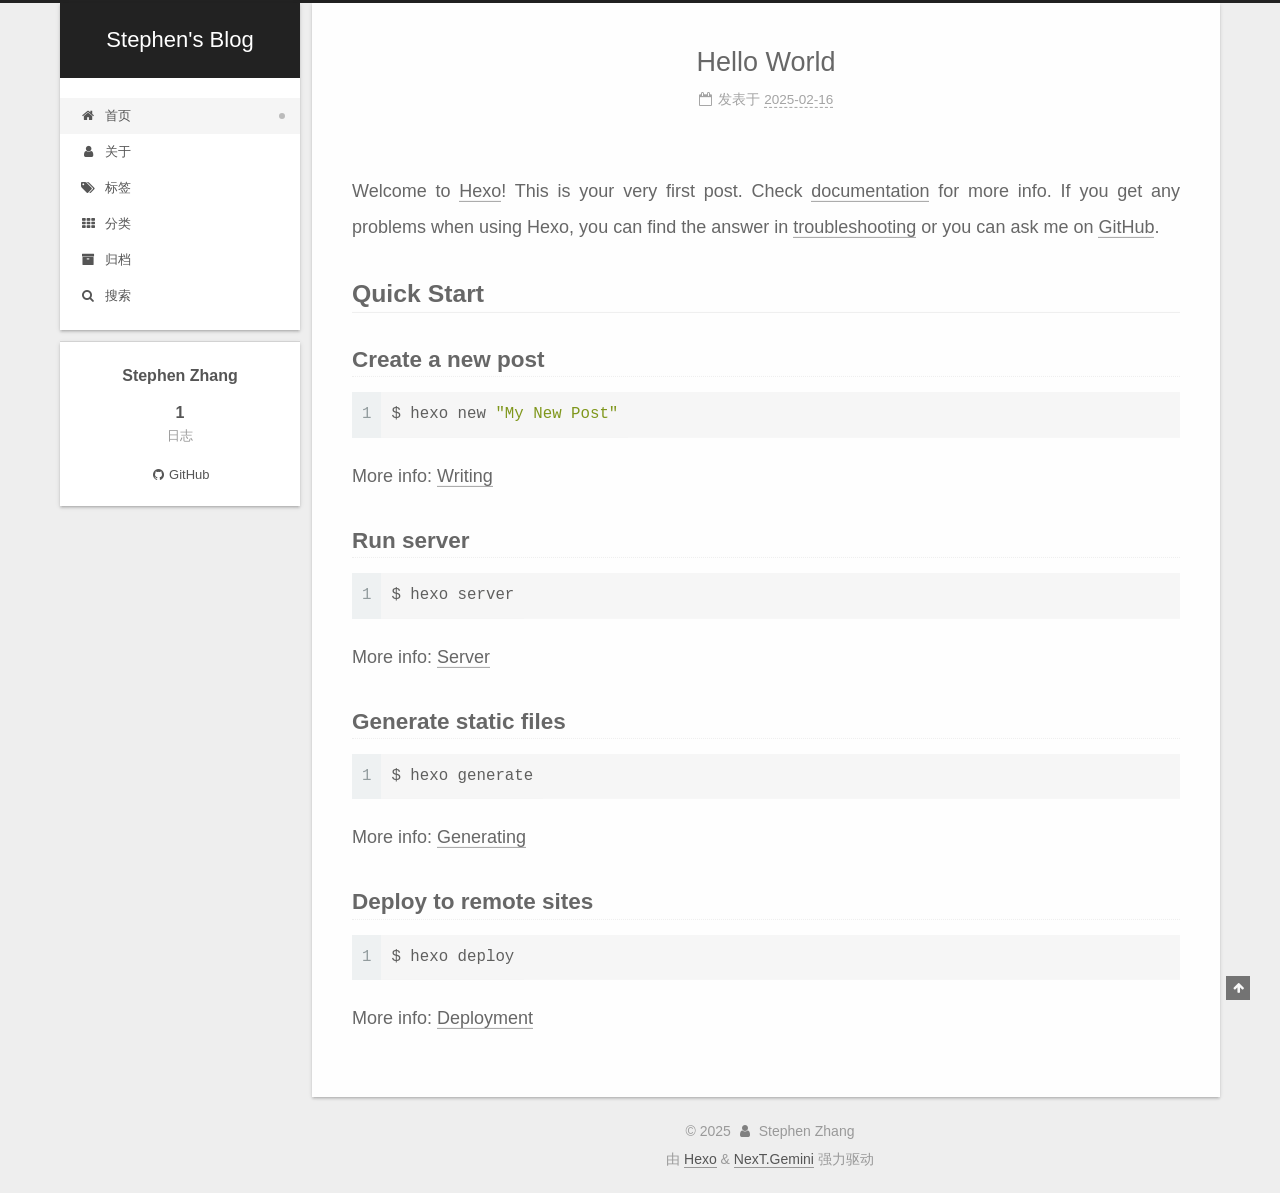
<file: index.html>
<!DOCTYPE html>
<html lang="zh-CN">
<head>
  <meta charset="UTF-8">
<meta name="viewport" content="width=device-width, initial-scale=1, maximum-scale=2">
<meta name="theme-color" content="#222">
<meta name="generator" content="Hexo 7.3.0">
  <link rel="apple-touch-icon" sizes="180x180" href="/images/apple-touch-icon-next.png">
  <link rel="icon" type="image/png" sizes="32x32" href="/images/favicon-32x32-next.png">
  <link rel="icon" type="image/png" sizes="16x16" href="/images/favicon-16x16-next.png">
  <link rel="mask-icon" href="/images/logo.svg" color="#222">

<link rel="stylesheet" href="/css/main.css">


<link rel="stylesheet" href="/lib/font-awesome/css/font-awesome.min.css">

<script id="hexo-configurations">
    var NexT = window.NexT || {};
    var CONFIG = {"hostname":"example.com","root":"/","scheme":"Gemini","version":"7.8.0","exturl":false,"sidebar":{"position":"left","display":"post","padding":18,"offset":12,"onmobile":false},"copycode":{"enable":false,"show_result":false,"style":null},"back2top":{"enable":true,"sidebar":false,"scrollpercent":false},"bookmark":{"enable":false,"color":"#222","save":"auto"},"fancybox":false,"mediumzoom":false,"lazyload":false,"pangu":false,"comments":{"style":"tabs","active":null,"storage":true,"lazyload":false,"nav":null},"algolia":{"hits":{"per_page":10},"labels":{"input_placeholder":"Search for Posts","hits_empty":"We didn't find any results for the search: ${query}","hits_stats":"${hits} results found in ${time} ms"}},"localsearch":{"enable":true,"trigger":"auto","top_n_per_article":1,"unescape":false,"preload":false},"motion":{"enable":true,"async":false,"transition":{"post_block":"fadeIn","post_header":"slideDownIn","post_body":"slideDownIn","coll_header":"slideLeftIn","sidebar":"slideUpIn"}},"path":"search.xml"};
  </script>

  <meta property="og:type" content="website">
<meta property="og:title" content="Stephen&#39;s Blog">
<meta property="og:url" content="http://example.com/index.html">
<meta property="og:site_name" content="Stephen&#39;s Blog">
<meta property="og:locale" content="zh_CN">
<meta property="article:author" content="Stephen Zhang">
<meta name="twitter:card" content="summary">

<link rel="canonical" href="http://example.com/">


<script id="page-configurations">
  // https://hexo.io/docs/variables.html
  CONFIG.page = {
    sidebar: "",
    isHome : true,
    isPost : false,
    lang   : 'zh-CN'
  };
</script>

  <title>Stephen's Blog</title>
  






  <noscript>
  <style>
  .use-motion .brand,
  .use-motion .menu-item,
  .sidebar-inner,
  .use-motion .post-block,
  .use-motion .pagination,
  .use-motion .comments,
  .use-motion .post-header,
  .use-motion .post-body,
  .use-motion .collection-header { opacity: initial; }

  .use-motion .site-title,
  .use-motion .site-subtitle {
    opacity: initial;
    top: initial;
  }

  .use-motion .logo-line-before i { left: initial; }
  .use-motion .logo-line-after i { right: initial; }
  </style>
</noscript>

</head>

<body itemscope itemtype="http://schema.org/WebPage">
  <div class="container use-motion">
    <div class="headband"></div>

    <header class="header" itemscope itemtype="http://schema.org/WPHeader">
      <div class="header-inner"><div class="site-brand-container">
  <div class="site-nav-toggle">
    <div class="toggle" aria-label="切换导航栏">
      <span class="toggle-line toggle-line-first"></span>
      <span class="toggle-line toggle-line-middle"></span>
      <span class="toggle-line toggle-line-last"></span>
    </div>
  </div>

  <div class="site-meta">

    <a href="/" class="brand" rel="start">
      <span class="logo-line-before"><i></i></span>
      <h1 class="site-title">Stephen's Blog</h1>
      <span class="logo-line-after"><i></i></span>
    </a>
  </div>

  <div class="site-nav-right">
    <div class="toggle popup-trigger">
        <i class="fa fa-search fa-fw fa-lg"></i>
    </div>
  </div>
</div>




<nav class="site-nav">
  <ul id="menu" class="menu">
        <li class="menu-item menu-item-home">

    <a href="/" rel="section"><i class="fa fa-fw fa-home"></i>首页</a>

  </li>
        <li class="menu-item menu-item-about">

    <a href="/about/" rel="section"><i class="fa fa-fw fa-user"></i>关于</a>

  </li>
        <li class="menu-item menu-item-tags">

    <a href="/tags/" rel="section"><i class="fa fa-fw fa-tags"></i>标签</a>

  </li>
        <li class="menu-item menu-item-categories">

    <a href="/categories/" rel="section"><i class="fa fa-fw fa-th"></i>分类</a>

  </li>
        <li class="menu-item menu-item-archives">

    <a href="/archives/" rel="section"><i class="fa fa-fw fa-archive"></i>归档</a>

  </li>
      <li class="menu-item menu-item-search">
        <a role="button" class="popup-trigger"><i class="fa fa-search fa-fw"></i>搜索
        </a>
      </li>
  </ul>
</nav>



  <div class="search-pop-overlay">
    <div class="popup search-popup">
        <div class="search-header">
  <span class="search-icon">
    <i class="fa fa-search"></i>
  </span>
  <div class="search-input-container">
    <input autocomplete="off" autocapitalize="off"
           placeholder="搜索..." spellcheck="false"
           type="search" class="search-input">
  </div>
  <span class="popup-btn-close">
    <i class="fa fa-times-circle"></i>
  </span>
</div>
<div id="search-result">
  <div id="no-result">
    <i class="fa fa-spinner fa-pulse fa-5x fa-fw"></i>
  </div>
</div>

    </div>
  </div>

</div>
    </header>

    
  <div class="back-to-top">
    <i class="fa fa-arrow-up"></i>
    <span>0%</span>
  </div>


    <main class="main">
      <div class="main-inner">
        <div class="content-wrap">
          

          <div class="content index posts-expand">
            
      
  
  
  <article itemscope itemtype="http://schema.org/Article" class="post-block" lang="zh-CN">
    <link itemprop="mainEntityOfPage" href="http://example.com/2025/02/16/hello-world/">

    <span hidden itemprop="author" itemscope itemtype="http://schema.org/Person">
      <meta itemprop="image" content="/images/avatar.gif">
      <meta itemprop="name" content="Stephen Zhang">
      <meta itemprop="description" content="">
    </span>

    <span hidden itemprop="publisher" itemscope itemtype="http://schema.org/Organization">
      <meta itemprop="name" content="Stephen's Blog">
    </span>
      <header class="post-header">
        <h2 class="post-title" itemprop="name headline">
          
            <a href="/2025/02/16/hello-world/" class="post-title-link" itemprop="url">Hello World</a>
        </h2>

        <div class="post-meta">
            <span class="post-meta-item">
              <span class="post-meta-item-icon">
                <i class="fa fa-calendar-o"></i>
              </span>
              <span class="post-meta-item-text">发表于</span>

              <time title="创建时间：2025-02-16 17:02:04" itemprop="dateCreated datePublished" datetime="2025-02-16T17:02:04+08:00">2025-02-16</time>
            </span>

          

        </div>
      </header>

    
    
    
    <div class="post-body" itemprop="articleBody">

      
          <p>Welcome to <a target="_blank" rel="noopener" href="https://hexo.io/">Hexo</a>! This is your very first post. Check <a target="_blank" rel="noopener" href="https://hexo.io/docs/">documentation</a> for more info. If you get any problems when using Hexo, you can find the answer in <a target="_blank" rel="noopener" href="https://hexo.io/docs/troubleshooting.html">troubleshooting</a> or you can ask me on <a target="_blank" rel="noopener" href="https://github.com/hexojs/hexo/issues">GitHub</a>.</p>
<h2 id="Quick-Start"><a href="#Quick-Start" class="headerlink" title="Quick Start"></a>Quick Start</h2><h3 id="Create-a-new-post"><a href="#Create-a-new-post" class="headerlink" title="Create a new post"></a>Create a new post</h3><figure class="highlight bash"><table><tr><td class="gutter"><pre><span class="line">1</span><br></pre></td><td class="code"><pre><span class="line">$ hexo new <span class="string">&quot;My New Post&quot;</span></span><br></pre></td></tr></table></figure>

<p>More info: <a target="_blank" rel="noopener" href="https://hexo.io/docs/writing.html">Writing</a></p>
<h3 id="Run-server"><a href="#Run-server" class="headerlink" title="Run server"></a>Run server</h3><figure class="highlight bash"><table><tr><td class="gutter"><pre><span class="line">1</span><br></pre></td><td class="code"><pre><span class="line">$ hexo server</span><br></pre></td></tr></table></figure>

<p>More info: <a target="_blank" rel="noopener" href="https://hexo.io/docs/server.html">Server</a></p>
<h3 id="Generate-static-files"><a href="#Generate-static-files" class="headerlink" title="Generate static files"></a>Generate static files</h3><figure class="highlight bash"><table><tr><td class="gutter"><pre><span class="line">1</span><br></pre></td><td class="code"><pre><span class="line">$ hexo generate</span><br></pre></td></tr></table></figure>

<p>More info: <a target="_blank" rel="noopener" href="https://hexo.io/docs/generating.html">Generating</a></p>
<h3 id="Deploy-to-remote-sites"><a href="#Deploy-to-remote-sites" class="headerlink" title="Deploy to remote sites"></a>Deploy to remote sites</h3><figure class="highlight bash"><table><tr><td class="gutter"><pre><span class="line">1</span><br></pre></td><td class="code"><pre><span class="line">$ hexo deploy</span><br></pre></td></tr></table></figure>

<p>More info: <a target="_blank" rel="noopener" href="https://hexo.io/docs/one-command-deployment.html">Deployment</a></p>

      
    </div>

    
    
    
      <footer class="post-footer">
        <div class="post-eof"></div>
      </footer>
  </article>
  
  
  


  



          </div>
          

<script>
  window.addEventListener('tabs:register', () => {
    let { activeClass } = CONFIG.comments;
    if (CONFIG.comments.storage) {
      activeClass = localStorage.getItem('comments_active') || activeClass;
    }
    if (activeClass) {
      let activeTab = document.querySelector(`a[href="#comment-${activeClass}"]`);
      if (activeTab) {
        activeTab.click();
      }
    }
  });
  if (CONFIG.comments.storage) {
    window.addEventListener('tabs:click', event => {
      if (!event.target.matches('.tabs-comment .tab-content .tab-pane')) return;
      let commentClass = event.target.classList[1];
      localStorage.setItem('comments_active', commentClass);
    });
  }
</script>

        </div>
          
  
  <div class="toggle sidebar-toggle">
    <span class="toggle-line toggle-line-first"></span>
    <span class="toggle-line toggle-line-middle"></span>
    <span class="toggle-line toggle-line-last"></span>
  </div>

  <aside class="sidebar">
    <div class="sidebar-inner">

      <ul class="sidebar-nav motion-element">
        <li class="sidebar-nav-toc">
          文章目录
        </li>
        <li class="sidebar-nav-overview">
          站点概览
        </li>
      </ul>

      <!--noindex-->
      <div class="post-toc-wrap sidebar-panel">
      </div>
      <!--/noindex-->

      <div class="site-overview-wrap sidebar-panel">
        <div class="site-author motion-element" itemprop="author" itemscope itemtype="http://schema.org/Person">
  <p class="site-author-name" itemprop="name">Stephen Zhang</p>
  <div class="site-description" itemprop="description"></div>
</div>
<div class="site-state-wrap motion-element">
  <nav class="site-state">
      <div class="site-state-item site-state-posts">
          <a href="/archives/">
        
          <span class="site-state-item-count">1</span>
          <span class="site-state-item-name">日志</span>
        </a>
      </div>
  </nav>
</div>
  <div class="links-of-author motion-element">
      <span class="links-of-author-item">
        <a href="https://github.com/stephenzhang0713" title="GitHub → https:&#x2F;&#x2F;github.com&#x2F;stephenzhang0713" rel="noopener" target="_blank"><i class="fa fa-fw fa-github"></i>GitHub</a>
      </span>
  </div>



      </div>

    </div>
  </aside>
  <div id="sidebar-dimmer"></div>


      </div>
    </main>

    <footer class="footer">
      <div class="footer-inner">
        

        

<div class="copyright">
  
  &copy; 
  <span itemprop="copyrightYear">2025</span>
  <span class="with-love">
    <i class="fa fa-user"></i>
  </span>
  <span class="author" itemprop="copyrightHolder">Stephen Zhang</span>
</div>
  <div class="powered-by">由 <a href="https://hexo.io/" class="theme-link" rel="noopener" target="_blank">Hexo</a> & <a href="https://theme-next.org/" class="theme-link" rel="noopener" target="_blank">NexT.Gemini</a> 强力驱动
  </div>

        








      </div>
    </footer>
  </div>

  
  <script src="/lib/anime.min.js"></script>
  <script src="/lib/velocity/velocity.min.js"></script>
  <script src="/lib/velocity/velocity.ui.min.js"></script>

<script src="/js/utils.js"></script>

<script src="/js/motion.js"></script>


<script src="/js/schemes/pisces.js"></script>


<script src="/js/next-boot.js"></script>




  




  
<script src="/js/local-search.js"></script>













  

  

</body>
</html>
</file>
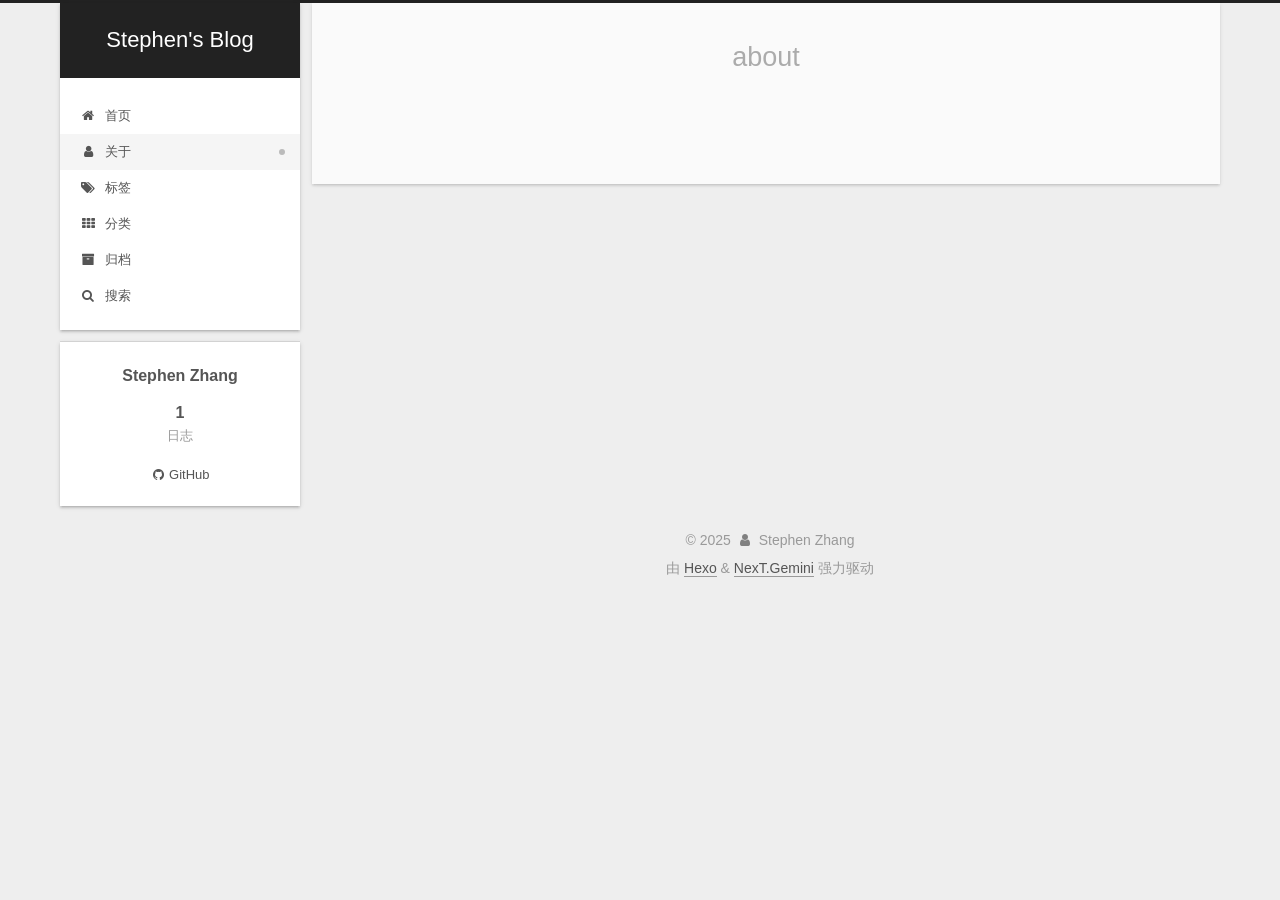
<file: about/index.html>
<!DOCTYPE html>
<html lang="zh-CN">
<head>
  <meta charset="UTF-8">
<meta name="viewport" content="width=device-width, initial-scale=1, maximum-scale=2">
<meta name="theme-color" content="#222">
<meta name="generator" content="Hexo 7.3.0">
  <link rel="apple-touch-icon" sizes="180x180" href="/images/apple-touch-icon-next.png">
  <link rel="icon" type="image/png" sizes="32x32" href="/images/favicon-32x32-next.png">
  <link rel="icon" type="image/png" sizes="16x16" href="/images/favicon-16x16-next.png">
  <link rel="mask-icon" href="/images/logo.svg" color="#222">

<link rel="stylesheet" href="/css/main.css">


<link rel="stylesheet" href="/lib/font-awesome/css/font-awesome.min.css">

<script id="hexo-configurations">
    var NexT = window.NexT || {};
    var CONFIG = {"hostname":"example.com","root":"/","scheme":"Gemini","version":"7.8.0","exturl":false,"sidebar":{"position":"left","display":"post","padding":18,"offset":12,"onmobile":false},"copycode":{"enable":false,"show_result":false,"style":null},"back2top":{"enable":true,"sidebar":false,"scrollpercent":false},"bookmark":{"enable":false,"color":"#222","save":"auto"},"fancybox":false,"mediumzoom":false,"lazyload":false,"pangu":false,"comments":{"style":"tabs","active":null,"storage":true,"lazyload":false,"nav":null},"algolia":{"hits":{"per_page":10},"labels":{"input_placeholder":"Search for Posts","hits_empty":"We didn't find any results for the search: ${query}","hits_stats":"${hits} results found in ${time} ms"}},"localsearch":{"enable":true,"trigger":"auto","top_n_per_article":1,"unescape":false,"preload":false},"motion":{"enable":true,"async":false,"transition":{"post_block":"fadeIn","post_header":"slideDownIn","post_body":"slideDownIn","coll_header":"slideLeftIn","sidebar":"slideUpIn"}},"path":"search.xml"};
  </script>

  <meta property="og:type" content="website">
<meta property="og:title" content="about">
<meta property="og:url" content="http://example.com/about/index.html">
<meta property="og:site_name" content="Stephen&#39;s Blog">
<meta property="og:locale" content="zh_CN">
<meta property="article:published_time" content="2025-02-16T10:29:46.000Z">
<meta property="article:modified_time" content="2025-02-16T10:29:46.867Z">
<meta property="article:author" content="Stephen Zhang">
<meta name="twitter:card" content="summary">

<link rel="canonical" href="http://example.com/about/">


<script id="page-configurations">
  // https://hexo.io/docs/variables.html
  CONFIG.page = {
    sidebar: "",
    isHome : false,
    isPost : false,
    lang   : 'zh-CN'
  };
</script>

  <title>about | Stephen's Blog
</title>
  






  <noscript>
  <style>
  .use-motion .brand,
  .use-motion .menu-item,
  .sidebar-inner,
  .use-motion .post-block,
  .use-motion .pagination,
  .use-motion .comments,
  .use-motion .post-header,
  .use-motion .post-body,
  .use-motion .collection-header { opacity: initial; }

  .use-motion .site-title,
  .use-motion .site-subtitle {
    opacity: initial;
    top: initial;
  }

  .use-motion .logo-line-before i { left: initial; }
  .use-motion .logo-line-after i { right: initial; }
  </style>
</noscript>

</head>

<body itemscope itemtype="http://schema.org/WebPage">
  <div class="container use-motion">
    <div class="headband"></div>

    <header class="header" itemscope itemtype="http://schema.org/WPHeader">
      <div class="header-inner"><div class="site-brand-container">
  <div class="site-nav-toggle">
    <div class="toggle" aria-label="切换导航栏">
      <span class="toggle-line toggle-line-first"></span>
      <span class="toggle-line toggle-line-middle"></span>
      <span class="toggle-line toggle-line-last"></span>
    </div>
  </div>

  <div class="site-meta">

    <a href="/" class="brand" rel="start">
      <span class="logo-line-before"><i></i></span>
      <h1 class="site-title">Stephen's Blog</h1>
      <span class="logo-line-after"><i></i></span>
    </a>
  </div>

  <div class="site-nav-right">
    <div class="toggle popup-trigger">
        <i class="fa fa-search fa-fw fa-lg"></i>
    </div>
  </div>
</div>




<nav class="site-nav">
  <ul id="menu" class="menu">
        <li class="menu-item menu-item-home">

    <a href="/" rel="section"><i class="fa fa-fw fa-home"></i>首页</a>

  </li>
        <li class="menu-item menu-item-about">

    <a href="/about/" rel="section"><i class="fa fa-fw fa-user"></i>关于</a>

  </li>
        <li class="menu-item menu-item-tags">

    <a href="/tags/" rel="section"><i class="fa fa-fw fa-tags"></i>标签</a>

  </li>
        <li class="menu-item menu-item-categories">

    <a href="/categories/" rel="section"><i class="fa fa-fw fa-th"></i>分类</a>

  </li>
        <li class="menu-item menu-item-archives">

    <a href="/archives/" rel="section"><i class="fa fa-fw fa-archive"></i>归档</a>

  </li>
      <li class="menu-item menu-item-search">
        <a role="button" class="popup-trigger"><i class="fa fa-search fa-fw"></i>搜索
        </a>
      </li>
  </ul>
</nav>



  <div class="search-pop-overlay">
    <div class="popup search-popup">
        <div class="search-header">
  <span class="search-icon">
    <i class="fa fa-search"></i>
  </span>
  <div class="search-input-container">
    <input autocomplete="off" autocapitalize="off"
           placeholder="搜索..." spellcheck="false"
           type="search" class="search-input">
  </div>
  <span class="popup-btn-close">
    <i class="fa fa-times-circle"></i>
  </span>
</div>
<div id="search-result">
  <div id="no-result">
    <i class="fa fa-spinner fa-pulse fa-5x fa-fw"></i>
  </div>
</div>

    </div>
  </div>

</div>
    </header>

    
  <div class="back-to-top">
    <i class="fa fa-arrow-up"></i>
    <span>0%</span>
  </div>


    <main class="main">
      <div class="main-inner">
        <div class="content-wrap">
          
  
  

          <div class="content page posts-expand">
            

    
    
    
    <div class="post-block" lang="zh-CN">
      <header class="post-header">

<h1 class="post-title" itemprop="name headline">about
</h1>

<div class="post-meta">
  

</div>

</header>

      
      
      
      <div class="post-body">
          
      </div>
      
      
      
    </div>
    

    
    
    


          </div>
          

<script>
  window.addEventListener('tabs:register', () => {
    let { activeClass } = CONFIG.comments;
    if (CONFIG.comments.storage) {
      activeClass = localStorage.getItem('comments_active') || activeClass;
    }
    if (activeClass) {
      let activeTab = document.querySelector(`a[href="#comment-${activeClass}"]`);
      if (activeTab) {
        activeTab.click();
      }
    }
  });
  if (CONFIG.comments.storage) {
    window.addEventListener('tabs:click', event => {
      if (!event.target.matches('.tabs-comment .tab-content .tab-pane')) return;
      let commentClass = event.target.classList[1];
      localStorage.setItem('comments_active', commentClass);
    });
  }
</script>

        </div>
          
  
  <div class="toggle sidebar-toggle">
    <span class="toggle-line toggle-line-first"></span>
    <span class="toggle-line toggle-line-middle"></span>
    <span class="toggle-line toggle-line-last"></span>
  </div>

  <aside class="sidebar">
    <div class="sidebar-inner">

      <ul class="sidebar-nav motion-element">
        <li class="sidebar-nav-toc">
          文章目录
        </li>
        <li class="sidebar-nav-overview">
          站点概览
        </li>
      </ul>

      <!--noindex-->
      <div class="post-toc-wrap sidebar-panel">
      </div>
      <!--/noindex-->

      <div class="site-overview-wrap sidebar-panel">
        <div class="site-author motion-element" itemprop="author" itemscope itemtype="http://schema.org/Person">
  <p class="site-author-name" itemprop="name">Stephen Zhang</p>
  <div class="site-description" itemprop="description"></div>
</div>
<div class="site-state-wrap motion-element">
  <nav class="site-state">
      <div class="site-state-item site-state-posts">
          <a href="/archives/">
        
          <span class="site-state-item-count">1</span>
          <span class="site-state-item-name">日志</span>
        </a>
      </div>
  </nav>
</div>
  <div class="links-of-author motion-element">
      <span class="links-of-author-item">
        <a href="https://github.com/stephenzhang0713" title="GitHub → https:&#x2F;&#x2F;github.com&#x2F;stephenzhang0713" rel="noopener" target="_blank"><i class="fa fa-fw fa-github"></i>GitHub</a>
      </span>
  </div>



      </div>

    </div>
  </aside>
  <div id="sidebar-dimmer"></div>


      </div>
    </main>

    <footer class="footer">
      <div class="footer-inner">
        

        

<div class="copyright">
  
  &copy; 
  <span itemprop="copyrightYear">2025</span>
  <span class="with-love">
    <i class="fa fa-user"></i>
  </span>
  <span class="author" itemprop="copyrightHolder">Stephen Zhang</span>
</div>
  <div class="powered-by">由 <a href="https://hexo.io/" class="theme-link" rel="noopener" target="_blank">Hexo</a> & <a href="https://theme-next.org/" class="theme-link" rel="noopener" target="_blank">NexT.Gemini</a> 强力驱动
  </div>

        








      </div>
    </footer>
  </div>

  
  <script src="/lib/anime.min.js"></script>
  <script src="/lib/velocity/velocity.min.js"></script>
  <script src="/lib/velocity/velocity.ui.min.js"></script>

<script src="/js/utils.js"></script>

<script src="/js/motion.js"></script>


<script src="/js/schemes/pisces.js"></script>


<script src="/js/next-boot.js"></script>




  




  
<script src="/js/local-search.js"></script>













  

  

</body>
</html>
</file>
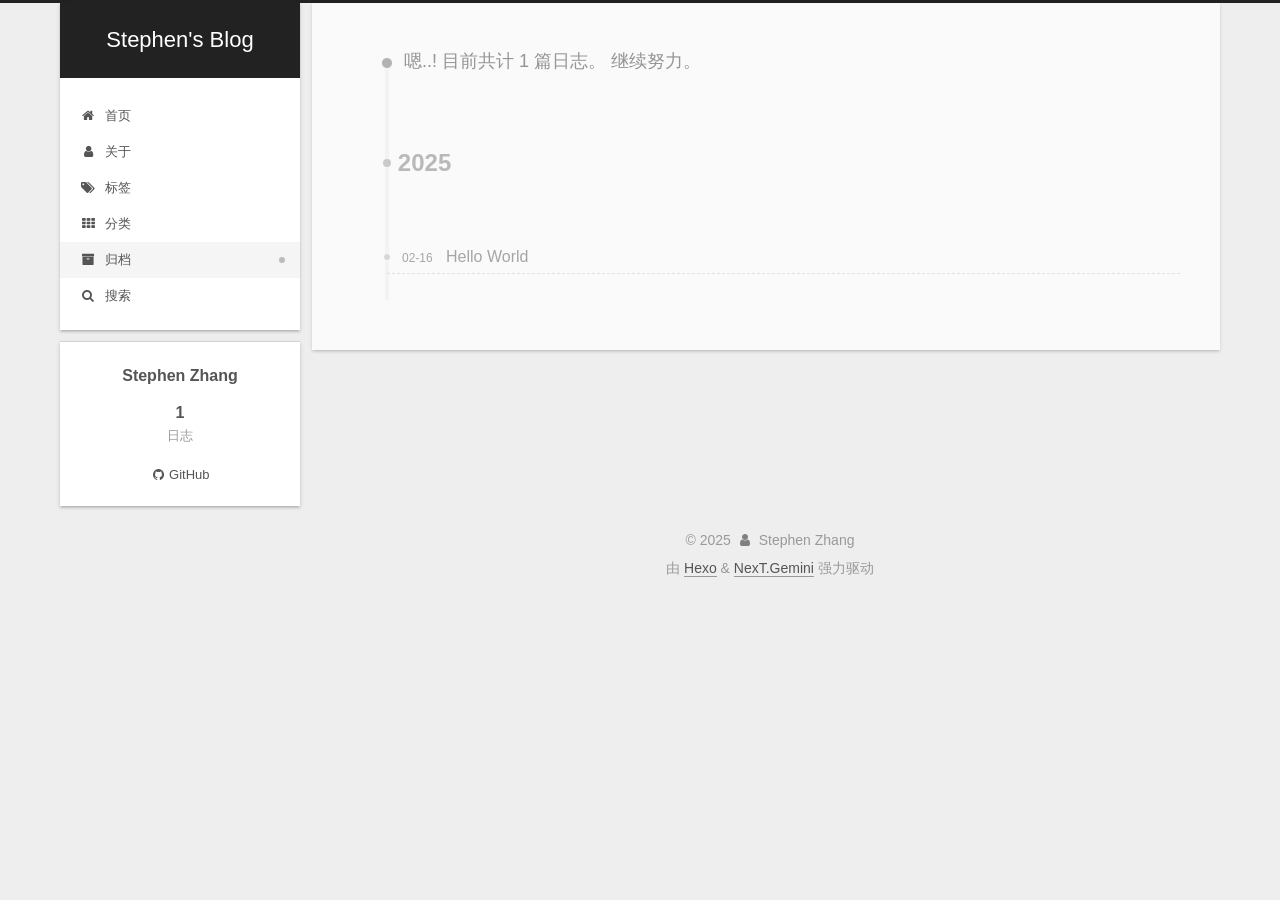
<file: archives/index.html>
<!DOCTYPE html>
<html lang="zh-CN">
<head>
  <meta charset="UTF-8">
<meta name="viewport" content="width=device-width, initial-scale=1, maximum-scale=2">
<meta name="theme-color" content="#222">
<meta name="generator" content="Hexo 7.3.0">
  <link rel="apple-touch-icon" sizes="180x180" href="/images/apple-touch-icon-next.png">
  <link rel="icon" type="image/png" sizes="32x32" href="/images/favicon-32x32-next.png">
  <link rel="icon" type="image/png" sizes="16x16" href="/images/favicon-16x16-next.png">
  <link rel="mask-icon" href="/images/logo.svg" color="#222">

<link rel="stylesheet" href="/css/main.css">


<link rel="stylesheet" href="/lib/font-awesome/css/font-awesome.min.css">

<script id="hexo-configurations">
    var NexT = window.NexT || {};
    var CONFIG = {"hostname":"example.com","root":"/","scheme":"Gemini","version":"7.8.0","exturl":false,"sidebar":{"position":"left","display":"post","padding":18,"offset":12,"onmobile":false},"copycode":{"enable":false,"show_result":false,"style":null},"back2top":{"enable":true,"sidebar":false,"scrollpercent":false},"bookmark":{"enable":false,"color":"#222","save":"auto"},"fancybox":false,"mediumzoom":false,"lazyload":false,"pangu":false,"comments":{"style":"tabs","active":null,"storage":true,"lazyload":false,"nav":null},"algolia":{"hits":{"per_page":10},"labels":{"input_placeholder":"Search for Posts","hits_empty":"We didn't find any results for the search: ${query}","hits_stats":"${hits} results found in ${time} ms"}},"localsearch":{"enable":true,"trigger":"auto","top_n_per_article":1,"unescape":false,"preload":false},"motion":{"enable":true,"async":false,"transition":{"post_block":"fadeIn","post_header":"slideDownIn","post_body":"slideDownIn","coll_header":"slideLeftIn","sidebar":"slideUpIn"}},"path":"search.xml"};
  </script>

  <meta property="og:type" content="website">
<meta property="og:title" content="Stephen&#39;s Blog">
<meta property="og:url" content="http://example.com/archives/index.html">
<meta property="og:site_name" content="Stephen&#39;s Blog">
<meta property="og:locale" content="zh_CN">
<meta property="article:author" content="Stephen Zhang">
<meta name="twitter:card" content="summary">

<link rel="canonical" href="http://example.com/archives/">


<script id="page-configurations">
  // https://hexo.io/docs/variables.html
  CONFIG.page = {
    sidebar: "",
    isHome : false,
    isPost : false,
    lang   : 'zh-CN'
  };
</script>

  <title>归档 | Stephen's Blog</title>
  






  <noscript>
  <style>
  .use-motion .brand,
  .use-motion .menu-item,
  .sidebar-inner,
  .use-motion .post-block,
  .use-motion .pagination,
  .use-motion .comments,
  .use-motion .post-header,
  .use-motion .post-body,
  .use-motion .collection-header { opacity: initial; }

  .use-motion .site-title,
  .use-motion .site-subtitle {
    opacity: initial;
    top: initial;
  }

  .use-motion .logo-line-before i { left: initial; }
  .use-motion .logo-line-after i { right: initial; }
  </style>
</noscript>

</head>

<body itemscope itemtype="http://schema.org/WebPage">
  <div class="container use-motion">
    <div class="headband"></div>

    <header class="header" itemscope itemtype="http://schema.org/WPHeader">
      <div class="header-inner"><div class="site-brand-container">
  <div class="site-nav-toggle">
    <div class="toggle" aria-label="切换导航栏">
      <span class="toggle-line toggle-line-first"></span>
      <span class="toggle-line toggle-line-middle"></span>
      <span class="toggle-line toggle-line-last"></span>
    </div>
  </div>

  <div class="site-meta">

    <a href="/" class="brand" rel="start">
      <span class="logo-line-before"><i></i></span>
      <h1 class="site-title">Stephen's Blog</h1>
      <span class="logo-line-after"><i></i></span>
    </a>
  </div>

  <div class="site-nav-right">
    <div class="toggle popup-trigger">
        <i class="fa fa-search fa-fw fa-lg"></i>
    </div>
  </div>
</div>




<nav class="site-nav">
  <ul id="menu" class="menu">
        <li class="menu-item menu-item-home">

    <a href="/" rel="section"><i class="fa fa-fw fa-home"></i>首页</a>

  </li>
        <li class="menu-item menu-item-about">

    <a href="/about/" rel="section"><i class="fa fa-fw fa-user"></i>关于</a>

  </li>
        <li class="menu-item menu-item-tags">

    <a href="/tags/" rel="section"><i class="fa fa-fw fa-tags"></i>标签</a>

  </li>
        <li class="menu-item menu-item-categories">

    <a href="/categories/" rel="section"><i class="fa fa-fw fa-th"></i>分类</a>

  </li>
        <li class="menu-item menu-item-archives">

    <a href="/archives/" rel="section"><i class="fa fa-fw fa-archive"></i>归档</a>

  </li>
      <li class="menu-item menu-item-search">
        <a role="button" class="popup-trigger"><i class="fa fa-search fa-fw"></i>搜索
        </a>
      </li>
  </ul>
</nav>



  <div class="search-pop-overlay">
    <div class="popup search-popup">
        <div class="search-header">
  <span class="search-icon">
    <i class="fa fa-search"></i>
  </span>
  <div class="search-input-container">
    <input autocomplete="off" autocapitalize="off"
           placeholder="搜索..." spellcheck="false"
           type="search" class="search-input">
  </div>
  <span class="popup-btn-close">
    <i class="fa fa-times-circle"></i>
  </span>
</div>
<div id="search-result">
  <div id="no-result">
    <i class="fa fa-spinner fa-pulse fa-5x fa-fw"></i>
  </div>
</div>

    </div>
  </div>

</div>
    </header>

    
  <div class="back-to-top">
    <i class="fa fa-arrow-up"></i>
    <span>0%</span>
  </div>


    <main class="main">
      <div class="main-inner">
        <div class="content-wrap">
          

          <div class="content archive">
            

  
  
  
  <div class="post-block">
    <div class="posts-collapse">
      <div class="collection-title">
        <span class="collection-header">嗯..! 目前共计 1 篇日志。 继续努力。</span>
      </div>

      
    <div class="collection-year">
      <span class="collection-header">2025</span>
    </div>

  <article itemscope itemtype="http://schema.org/Article">
    <header class="post-header">

      <div class="post-meta">
        <time itemprop="dateCreated"
              datetime="2025-02-16T17:02:04+08:00"
              content="2025-02-16">
          02-16
        </time>
      </div>

      <div class="post-title">
          <a class="post-title-link" href="/2025/02/16/hello-world/" itemprop="url">
            <span itemprop="name">Hello World</span>
          </a>
      </div>

    </header>
  </article>


    </div>
  </div>
  
  
  

  



          </div>
          

<script>
  window.addEventListener('tabs:register', () => {
    let { activeClass } = CONFIG.comments;
    if (CONFIG.comments.storage) {
      activeClass = localStorage.getItem('comments_active') || activeClass;
    }
    if (activeClass) {
      let activeTab = document.querySelector(`a[href="#comment-${activeClass}"]`);
      if (activeTab) {
        activeTab.click();
      }
    }
  });
  if (CONFIG.comments.storage) {
    window.addEventListener('tabs:click', event => {
      if (!event.target.matches('.tabs-comment .tab-content .tab-pane')) return;
      let commentClass = event.target.classList[1];
      localStorage.setItem('comments_active', commentClass);
    });
  }
</script>

        </div>
          
  
  <div class="toggle sidebar-toggle">
    <span class="toggle-line toggle-line-first"></span>
    <span class="toggle-line toggle-line-middle"></span>
    <span class="toggle-line toggle-line-last"></span>
  </div>

  <aside class="sidebar">
    <div class="sidebar-inner">

      <ul class="sidebar-nav motion-element">
        <li class="sidebar-nav-toc">
          文章目录
        </li>
        <li class="sidebar-nav-overview">
          站点概览
        </li>
      </ul>

      <!--noindex-->
      <div class="post-toc-wrap sidebar-panel">
      </div>
      <!--/noindex-->

      <div class="site-overview-wrap sidebar-panel">
        <div class="site-author motion-element" itemprop="author" itemscope itemtype="http://schema.org/Person">
  <p class="site-author-name" itemprop="name">Stephen Zhang</p>
  <div class="site-description" itemprop="description"></div>
</div>
<div class="site-state-wrap motion-element">
  <nav class="site-state">
      <div class="site-state-item site-state-posts">
          <a href="/archives/">
        
          <span class="site-state-item-count">1</span>
          <span class="site-state-item-name">日志</span>
        </a>
      </div>
  </nav>
</div>
  <div class="links-of-author motion-element">
      <span class="links-of-author-item">
        <a href="https://github.com/stephenzhang0713" title="GitHub → https:&#x2F;&#x2F;github.com&#x2F;stephenzhang0713" rel="noopener" target="_blank"><i class="fa fa-fw fa-github"></i>GitHub</a>
      </span>
  </div>



      </div>

    </div>
  </aside>
  <div id="sidebar-dimmer"></div>


      </div>
    </main>

    <footer class="footer">
      <div class="footer-inner">
        

        

<div class="copyright">
  
  &copy; 
  <span itemprop="copyrightYear">2025</span>
  <span class="with-love">
    <i class="fa fa-user"></i>
  </span>
  <span class="author" itemprop="copyrightHolder">Stephen Zhang</span>
</div>
  <div class="powered-by">由 <a href="https://hexo.io/" class="theme-link" rel="noopener" target="_blank">Hexo</a> & <a href="https://theme-next.org/" class="theme-link" rel="noopener" target="_blank">NexT.Gemini</a> 强力驱动
  </div>

        








      </div>
    </footer>
  </div>

  
  <script src="/lib/anime.min.js"></script>
  <script src="/lib/velocity/velocity.min.js"></script>
  <script src="/lib/velocity/velocity.ui.min.js"></script>

<script src="/js/utils.js"></script>

<script src="/js/motion.js"></script>


<script src="/js/schemes/pisces.js"></script>


<script src="/js/next-boot.js"></script>




  




  
<script src="/js/local-search.js"></script>













  

  

</body>
</html>
</file>
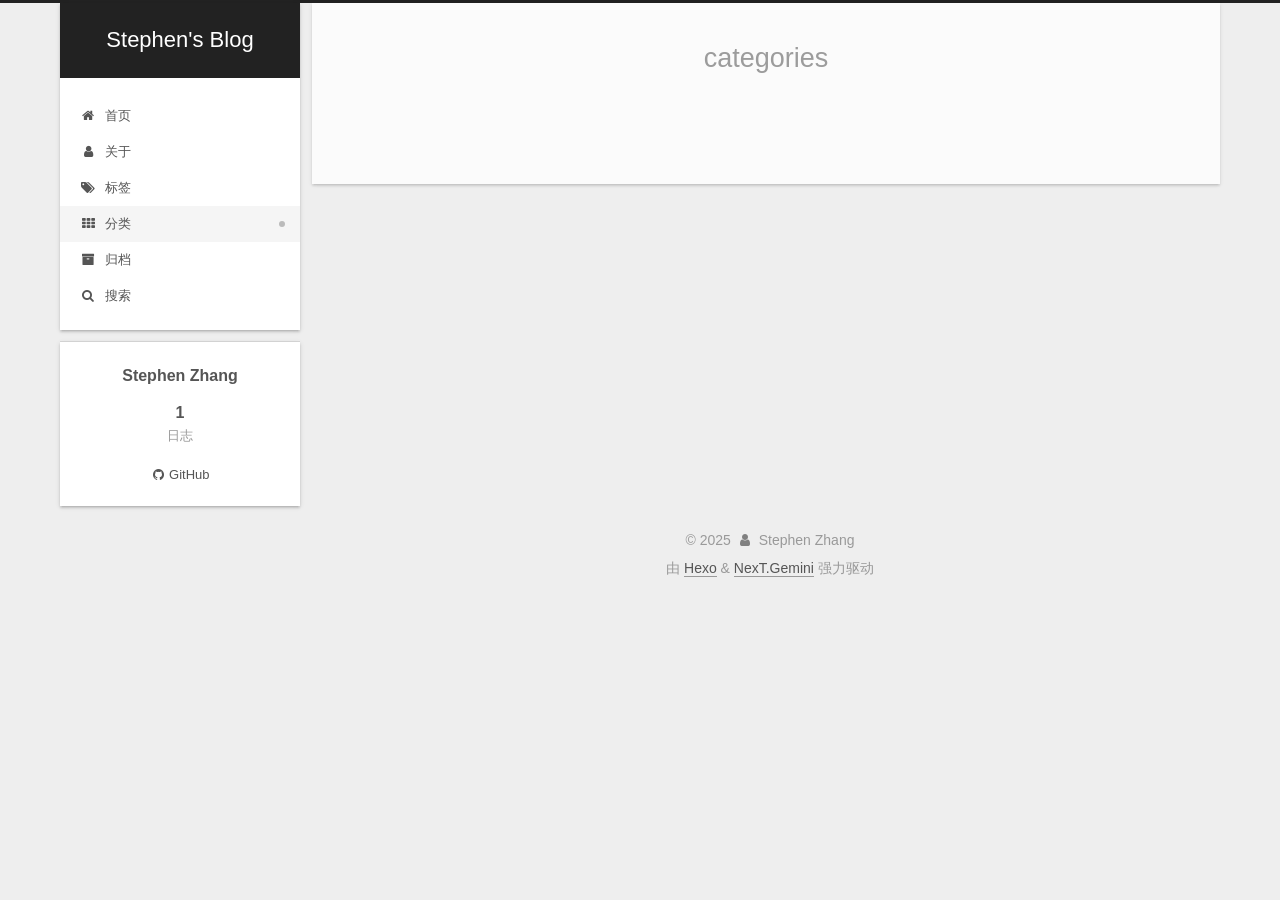
<file: categories/index.html>
<!DOCTYPE html>
<html lang="zh-CN">
<head>
  <meta charset="UTF-8">
<meta name="viewport" content="width=device-width, initial-scale=1, maximum-scale=2">
<meta name="theme-color" content="#222">
<meta name="generator" content="Hexo 7.3.0">
  <link rel="apple-touch-icon" sizes="180x180" href="/images/apple-touch-icon-next.png">
  <link rel="icon" type="image/png" sizes="32x32" href="/images/favicon-32x32-next.png">
  <link rel="icon" type="image/png" sizes="16x16" href="/images/favicon-16x16-next.png">
  <link rel="mask-icon" href="/images/logo.svg" color="#222">

<link rel="stylesheet" href="/css/main.css">


<link rel="stylesheet" href="/lib/font-awesome/css/font-awesome.min.css">

<script id="hexo-configurations">
    var NexT = window.NexT || {};
    var CONFIG = {"hostname":"example.com","root":"/","scheme":"Gemini","version":"7.8.0","exturl":false,"sidebar":{"position":"left","display":"post","padding":18,"offset":12,"onmobile":false},"copycode":{"enable":false,"show_result":false,"style":null},"back2top":{"enable":true,"sidebar":false,"scrollpercent":false},"bookmark":{"enable":false,"color":"#222","save":"auto"},"fancybox":false,"mediumzoom":false,"lazyload":false,"pangu":false,"comments":{"style":"tabs","active":null,"storage":true,"lazyload":false,"nav":null},"algolia":{"hits":{"per_page":10},"labels":{"input_placeholder":"Search for Posts","hits_empty":"We didn't find any results for the search: ${query}","hits_stats":"${hits} results found in ${time} ms"}},"localsearch":{"enable":true,"trigger":"auto","top_n_per_article":1,"unescape":false,"preload":false},"motion":{"enable":true,"async":false,"transition":{"post_block":"fadeIn","post_header":"slideDownIn","post_body":"slideDownIn","coll_header":"slideLeftIn","sidebar":"slideUpIn"}},"path":"search.xml"};
  </script>

  <meta property="og:type" content="website">
<meta property="og:title" content="categories">
<meta property="og:url" content="http://example.com/categories/index.html">
<meta property="og:site_name" content="Stephen&#39;s Blog">
<meta property="og:locale" content="zh_CN">
<meta property="article:published_time" content="2025-02-16T10:30:08.000Z">
<meta property="article:modified_time" content="2025-02-16T10:30:08.186Z">
<meta property="article:author" content="Stephen Zhang">
<meta name="twitter:card" content="summary">

<link rel="canonical" href="http://example.com/categories/">


<script id="page-configurations">
  // https://hexo.io/docs/variables.html
  CONFIG.page = {
    sidebar: "",
    isHome : false,
    isPost : false,
    lang   : 'zh-CN'
  };
</script>

  <title>categories | Stephen's Blog
</title>
  






  <noscript>
  <style>
  .use-motion .brand,
  .use-motion .menu-item,
  .sidebar-inner,
  .use-motion .post-block,
  .use-motion .pagination,
  .use-motion .comments,
  .use-motion .post-header,
  .use-motion .post-body,
  .use-motion .collection-header { opacity: initial; }

  .use-motion .site-title,
  .use-motion .site-subtitle {
    opacity: initial;
    top: initial;
  }

  .use-motion .logo-line-before i { left: initial; }
  .use-motion .logo-line-after i { right: initial; }
  </style>
</noscript>

</head>

<body itemscope itemtype="http://schema.org/WebPage">
  <div class="container use-motion">
    <div class="headband"></div>

    <header class="header" itemscope itemtype="http://schema.org/WPHeader">
      <div class="header-inner"><div class="site-brand-container">
  <div class="site-nav-toggle">
    <div class="toggle" aria-label="切换导航栏">
      <span class="toggle-line toggle-line-first"></span>
      <span class="toggle-line toggle-line-middle"></span>
      <span class="toggle-line toggle-line-last"></span>
    </div>
  </div>

  <div class="site-meta">

    <a href="/" class="brand" rel="start">
      <span class="logo-line-before"><i></i></span>
      <h1 class="site-title">Stephen's Blog</h1>
      <span class="logo-line-after"><i></i></span>
    </a>
  </div>

  <div class="site-nav-right">
    <div class="toggle popup-trigger">
        <i class="fa fa-search fa-fw fa-lg"></i>
    </div>
  </div>
</div>




<nav class="site-nav">
  <ul id="menu" class="menu">
        <li class="menu-item menu-item-home">

    <a href="/" rel="section"><i class="fa fa-fw fa-home"></i>首页</a>

  </li>
        <li class="menu-item menu-item-about">

    <a href="/about/" rel="section"><i class="fa fa-fw fa-user"></i>关于</a>

  </li>
        <li class="menu-item menu-item-tags">

    <a href="/tags/" rel="section"><i class="fa fa-fw fa-tags"></i>标签</a>

  </li>
        <li class="menu-item menu-item-categories">

    <a href="/categories/" rel="section"><i class="fa fa-fw fa-th"></i>分类</a>

  </li>
        <li class="menu-item menu-item-archives">

    <a href="/archives/" rel="section"><i class="fa fa-fw fa-archive"></i>归档</a>

  </li>
      <li class="menu-item menu-item-search">
        <a role="button" class="popup-trigger"><i class="fa fa-search fa-fw"></i>搜索
        </a>
      </li>
  </ul>
</nav>



  <div class="search-pop-overlay">
    <div class="popup search-popup">
        <div class="search-header">
  <span class="search-icon">
    <i class="fa fa-search"></i>
  </span>
  <div class="search-input-container">
    <input autocomplete="off" autocapitalize="off"
           placeholder="搜索..." spellcheck="false"
           type="search" class="search-input">
  </div>
  <span class="popup-btn-close">
    <i class="fa fa-times-circle"></i>
  </span>
</div>
<div id="search-result">
  <div id="no-result">
    <i class="fa fa-spinner fa-pulse fa-5x fa-fw"></i>
  </div>
</div>

    </div>
  </div>

</div>
    </header>

    
  <div class="back-to-top">
    <i class="fa fa-arrow-up"></i>
    <span>0%</span>
  </div>


    <main class="main">
      <div class="main-inner">
        <div class="content-wrap">
          
  
  

          <div class="content page posts-expand">
            

    
    
    
    <div class="post-block" lang="zh-CN">
      <header class="post-header">

<h1 class="post-title" itemprop="name headline">categories
</h1>

<div class="post-meta">
  

</div>

</header>

      
      
      
      <div class="post-body">
          
      </div>
      
      
      
    </div>
    

    
    
    


          </div>
          

<script>
  window.addEventListener('tabs:register', () => {
    let { activeClass } = CONFIG.comments;
    if (CONFIG.comments.storage) {
      activeClass = localStorage.getItem('comments_active') || activeClass;
    }
    if (activeClass) {
      let activeTab = document.querySelector(`a[href="#comment-${activeClass}"]`);
      if (activeTab) {
        activeTab.click();
      }
    }
  });
  if (CONFIG.comments.storage) {
    window.addEventListener('tabs:click', event => {
      if (!event.target.matches('.tabs-comment .tab-content .tab-pane')) return;
      let commentClass = event.target.classList[1];
      localStorage.setItem('comments_active', commentClass);
    });
  }
</script>

        </div>
          
  
  <div class="toggle sidebar-toggle">
    <span class="toggle-line toggle-line-first"></span>
    <span class="toggle-line toggle-line-middle"></span>
    <span class="toggle-line toggle-line-last"></span>
  </div>

  <aside class="sidebar">
    <div class="sidebar-inner">

      <ul class="sidebar-nav motion-element">
        <li class="sidebar-nav-toc">
          文章目录
        </li>
        <li class="sidebar-nav-overview">
          站点概览
        </li>
      </ul>

      <!--noindex-->
      <div class="post-toc-wrap sidebar-panel">
      </div>
      <!--/noindex-->

      <div class="site-overview-wrap sidebar-panel">
        <div class="site-author motion-element" itemprop="author" itemscope itemtype="http://schema.org/Person">
  <p class="site-author-name" itemprop="name">Stephen Zhang</p>
  <div class="site-description" itemprop="description"></div>
</div>
<div class="site-state-wrap motion-element">
  <nav class="site-state">
      <div class="site-state-item site-state-posts">
          <a href="/archives/">
        
          <span class="site-state-item-count">1</span>
          <span class="site-state-item-name">日志</span>
        </a>
      </div>
  </nav>
</div>
  <div class="links-of-author motion-element">
      <span class="links-of-author-item">
        <a href="https://github.com/stephenzhang0713" title="GitHub → https:&#x2F;&#x2F;github.com&#x2F;stephenzhang0713" rel="noopener" target="_blank"><i class="fa fa-fw fa-github"></i>GitHub</a>
      </span>
  </div>



      </div>

    </div>
  </aside>
  <div id="sidebar-dimmer"></div>


      </div>
    </main>

    <footer class="footer">
      <div class="footer-inner">
        

        

<div class="copyright">
  
  &copy; 
  <span itemprop="copyrightYear">2025</span>
  <span class="with-love">
    <i class="fa fa-user"></i>
  </span>
  <span class="author" itemprop="copyrightHolder">Stephen Zhang</span>
</div>
  <div class="powered-by">由 <a href="https://hexo.io/" class="theme-link" rel="noopener" target="_blank">Hexo</a> & <a href="https://theme-next.org/" class="theme-link" rel="noopener" target="_blank">NexT.Gemini</a> 强力驱动
  </div>

        








      </div>
    </footer>
  </div>

  
  <script src="/lib/anime.min.js"></script>
  <script src="/lib/velocity/velocity.min.js"></script>
  <script src="/lib/velocity/velocity.ui.min.js"></script>

<script src="/js/utils.js"></script>

<script src="/js/motion.js"></script>


<script src="/js/schemes/pisces.js"></script>


<script src="/js/next-boot.js"></script>




  




  
<script src="/js/local-search.js"></script>













  

  

</body>
</html>
</file>
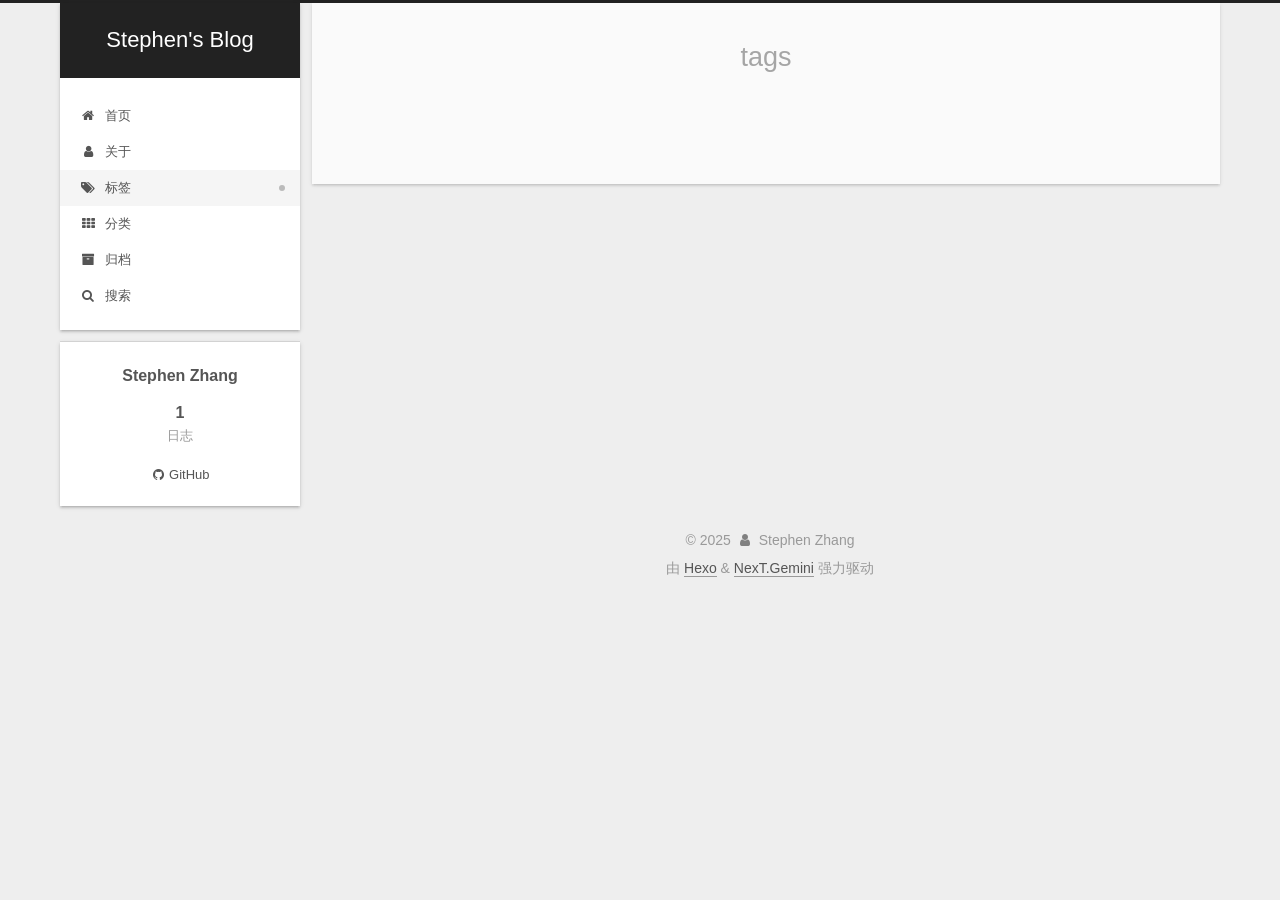
<file: tags/index.html>
<!DOCTYPE html>
<html lang="zh-CN">
<head>
  <meta charset="UTF-8">
<meta name="viewport" content="width=device-width, initial-scale=1, maximum-scale=2">
<meta name="theme-color" content="#222">
<meta name="generator" content="Hexo 7.3.0">
  <link rel="apple-touch-icon" sizes="180x180" href="/images/apple-touch-icon-next.png">
  <link rel="icon" type="image/png" sizes="32x32" href="/images/favicon-32x32-next.png">
  <link rel="icon" type="image/png" sizes="16x16" href="/images/favicon-16x16-next.png">
  <link rel="mask-icon" href="/images/logo.svg" color="#222">

<link rel="stylesheet" href="/css/main.css">


<link rel="stylesheet" href="/lib/font-awesome/css/font-awesome.min.css">

<script id="hexo-configurations">
    var NexT = window.NexT || {};
    var CONFIG = {"hostname":"example.com","root":"/","scheme":"Gemini","version":"7.8.0","exturl":false,"sidebar":{"position":"left","display":"post","padding":18,"offset":12,"onmobile":false},"copycode":{"enable":false,"show_result":false,"style":null},"back2top":{"enable":true,"sidebar":false,"scrollpercent":false},"bookmark":{"enable":false,"color":"#222","save":"auto"},"fancybox":false,"mediumzoom":false,"lazyload":false,"pangu":false,"comments":{"style":"tabs","active":null,"storage":true,"lazyload":false,"nav":null},"algolia":{"hits":{"per_page":10},"labels":{"input_placeholder":"Search for Posts","hits_empty":"We didn't find any results for the search: ${query}","hits_stats":"${hits} results found in ${time} ms"}},"localsearch":{"enable":true,"trigger":"auto","top_n_per_article":1,"unescape":false,"preload":false},"motion":{"enable":true,"async":false,"transition":{"post_block":"fadeIn","post_header":"slideDownIn","post_body":"slideDownIn","coll_header":"slideLeftIn","sidebar":"slideUpIn"}},"path":"search.xml"};
  </script>

  <meta property="og:type" content="website">
<meta property="og:title" content="tags">
<meta property="og:url" content="http://example.com/tags/index.html">
<meta property="og:site_name" content="Stephen&#39;s Blog">
<meta property="og:locale" content="zh_CN">
<meta property="article:published_time" content="2025-02-16T10:28:40.000Z">
<meta property="article:modified_time" content="2025-02-16T10:28:40.757Z">
<meta property="article:author" content="Stephen Zhang">
<meta name="twitter:card" content="summary">

<link rel="canonical" href="http://example.com/tags/">


<script id="page-configurations">
  // https://hexo.io/docs/variables.html
  CONFIG.page = {
    sidebar: "",
    isHome : false,
    isPost : false,
    lang   : 'zh-CN'
  };
</script>

  <title>tags | Stephen's Blog
</title>
  






  <noscript>
  <style>
  .use-motion .brand,
  .use-motion .menu-item,
  .sidebar-inner,
  .use-motion .post-block,
  .use-motion .pagination,
  .use-motion .comments,
  .use-motion .post-header,
  .use-motion .post-body,
  .use-motion .collection-header { opacity: initial; }

  .use-motion .site-title,
  .use-motion .site-subtitle {
    opacity: initial;
    top: initial;
  }

  .use-motion .logo-line-before i { left: initial; }
  .use-motion .logo-line-after i { right: initial; }
  </style>
</noscript>

</head>

<body itemscope itemtype="http://schema.org/WebPage">
  <div class="container use-motion">
    <div class="headband"></div>

    <header class="header" itemscope itemtype="http://schema.org/WPHeader">
      <div class="header-inner"><div class="site-brand-container">
  <div class="site-nav-toggle">
    <div class="toggle" aria-label="切换导航栏">
      <span class="toggle-line toggle-line-first"></span>
      <span class="toggle-line toggle-line-middle"></span>
      <span class="toggle-line toggle-line-last"></span>
    </div>
  </div>

  <div class="site-meta">

    <a href="/" class="brand" rel="start">
      <span class="logo-line-before"><i></i></span>
      <h1 class="site-title">Stephen's Blog</h1>
      <span class="logo-line-after"><i></i></span>
    </a>
  </div>

  <div class="site-nav-right">
    <div class="toggle popup-trigger">
        <i class="fa fa-search fa-fw fa-lg"></i>
    </div>
  </div>
</div>




<nav class="site-nav">
  <ul id="menu" class="menu">
        <li class="menu-item menu-item-home">

    <a href="/" rel="section"><i class="fa fa-fw fa-home"></i>首页</a>

  </li>
        <li class="menu-item menu-item-about">

    <a href="/about/" rel="section"><i class="fa fa-fw fa-user"></i>关于</a>

  </li>
        <li class="menu-item menu-item-tags">

    <a href="/tags/" rel="section"><i class="fa fa-fw fa-tags"></i>标签</a>

  </li>
        <li class="menu-item menu-item-categories">

    <a href="/categories/" rel="section"><i class="fa fa-fw fa-th"></i>分类</a>

  </li>
        <li class="menu-item menu-item-archives">

    <a href="/archives/" rel="section"><i class="fa fa-fw fa-archive"></i>归档</a>

  </li>
      <li class="menu-item menu-item-search">
        <a role="button" class="popup-trigger"><i class="fa fa-search fa-fw"></i>搜索
        </a>
      </li>
  </ul>
</nav>



  <div class="search-pop-overlay">
    <div class="popup search-popup">
        <div class="search-header">
  <span class="search-icon">
    <i class="fa fa-search"></i>
  </span>
  <div class="search-input-container">
    <input autocomplete="off" autocapitalize="off"
           placeholder="搜索..." spellcheck="false"
           type="search" class="search-input">
  </div>
  <span class="popup-btn-close">
    <i class="fa fa-times-circle"></i>
  </span>
</div>
<div id="search-result">
  <div id="no-result">
    <i class="fa fa-spinner fa-pulse fa-5x fa-fw"></i>
  </div>
</div>

    </div>
  </div>

</div>
    </header>

    
  <div class="back-to-top">
    <i class="fa fa-arrow-up"></i>
    <span>0%</span>
  </div>


    <main class="main">
      <div class="main-inner">
        <div class="content-wrap">
          
  
  

          <div class="content page posts-expand">
            

    
    
    
    <div class="post-block" lang="zh-CN">
      <header class="post-header">

<h1 class="post-title" itemprop="name headline">tags
</h1>

<div class="post-meta">
  

</div>

</header>

      
      
      
      <div class="post-body">
          
      </div>
      
      
      
    </div>
    

    
    
    


          </div>
          

<script>
  window.addEventListener('tabs:register', () => {
    let { activeClass } = CONFIG.comments;
    if (CONFIG.comments.storage) {
      activeClass = localStorage.getItem('comments_active') || activeClass;
    }
    if (activeClass) {
      let activeTab = document.querySelector(`a[href="#comment-${activeClass}"]`);
      if (activeTab) {
        activeTab.click();
      }
    }
  });
  if (CONFIG.comments.storage) {
    window.addEventListener('tabs:click', event => {
      if (!event.target.matches('.tabs-comment .tab-content .tab-pane')) return;
      let commentClass = event.target.classList[1];
      localStorage.setItem('comments_active', commentClass);
    });
  }
</script>

        </div>
          
  
  <div class="toggle sidebar-toggle">
    <span class="toggle-line toggle-line-first"></span>
    <span class="toggle-line toggle-line-middle"></span>
    <span class="toggle-line toggle-line-last"></span>
  </div>

  <aside class="sidebar">
    <div class="sidebar-inner">

      <ul class="sidebar-nav motion-element">
        <li class="sidebar-nav-toc">
          文章目录
        </li>
        <li class="sidebar-nav-overview">
          站点概览
        </li>
      </ul>

      <!--noindex-->
      <div class="post-toc-wrap sidebar-panel">
      </div>
      <!--/noindex-->

      <div class="site-overview-wrap sidebar-panel">
        <div class="site-author motion-element" itemprop="author" itemscope itemtype="http://schema.org/Person">
  <p class="site-author-name" itemprop="name">Stephen Zhang</p>
  <div class="site-description" itemprop="description"></div>
</div>
<div class="site-state-wrap motion-element">
  <nav class="site-state">
      <div class="site-state-item site-state-posts">
          <a href="/archives/">
        
          <span class="site-state-item-count">1</span>
          <span class="site-state-item-name">日志</span>
        </a>
      </div>
  </nav>
</div>
  <div class="links-of-author motion-element">
      <span class="links-of-author-item">
        <a href="https://github.com/stephenzhang0713" title="GitHub → https:&#x2F;&#x2F;github.com&#x2F;stephenzhang0713" rel="noopener" target="_blank"><i class="fa fa-fw fa-github"></i>GitHub</a>
      </span>
  </div>



      </div>

    </div>
  </aside>
  <div id="sidebar-dimmer"></div>


      </div>
    </main>

    <footer class="footer">
      <div class="footer-inner">
        

        

<div class="copyright">
  
  &copy; 
  <span itemprop="copyrightYear">2025</span>
  <span class="with-love">
    <i class="fa fa-user"></i>
  </span>
  <span class="author" itemprop="copyrightHolder">Stephen Zhang</span>
</div>
  <div class="powered-by">由 <a href="https://hexo.io/" class="theme-link" rel="noopener" target="_blank">Hexo</a> & <a href="https://theme-next.org/" class="theme-link" rel="noopener" target="_blank">NexT.Gemini</a> 强力驱动
  </div>

        








      </div>
    </footer>
  </div>

  
  <script src="/lib/anime.min.js"></script>
  <script src="/lib/velocity/velocity.min.js"></script>
  <script src="/lib/velocity/velocity.ui.min.js"></script>

<script src="/js/utils.js"></script>

<script src="/js/motion.js"></script>


<script src="/js/schemes/pisces.js"></script>


<script src="/js/next-boot.js"></script>




  




  
<script src="/js/local-search.js"></script>













  

  

</body>
</html>
</file>
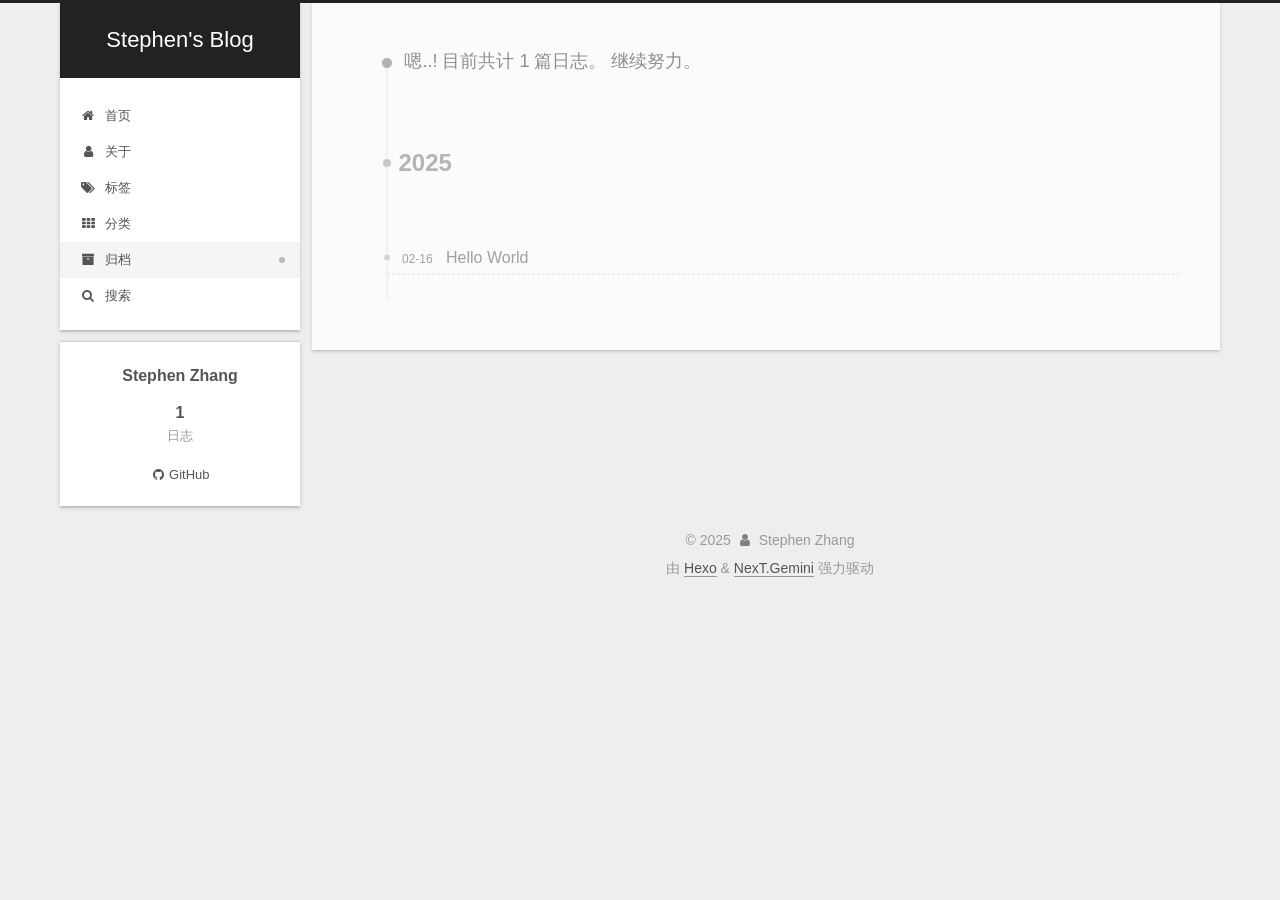
<file: archives/2025/index.html>
<!DOCTYPE html>
<html lang="zh-CN">
<head>
  <meta charset="UTF-8">
<meta name="viewport" content="width=device-width, initial-scale=1, maximum-scale=2">
<meta name="theme-color" content="#222">
<meta name="generator" content="Hexo 7.3.0">
  <link rel="apple-touch-icon" sizes="180x180" href="/images/apple-touch-icon-next.png">
  <link rel="icon" type="image/png" sizes="32x32" href="/images/favicon-32x32-next.png">
  <link rel="icon" type="image/png" sizes="16x16" href="/images/favicon-16x16-next.png">
  <link rel="mask-icon" href="/images/logo.svg" color="#222">

<link rel="stylesheet" href="/css/main.css">


<link rel="stylesheet" href="/lib/font-awesome/css/font-awesome.min.css">

<script id="hexo-configurations">
    var NexT = window.NexT || {};
    var CONFIG = {"hostname":"example.com","root":"/","scheme":"Gemini","version":"7.8.0","exturl":false,"sidebar":{"position":"left","display":"post","padding":18,"offset":12,"onmobile":false},"copycode":{"enable":false,"show_result":false,"style":null},"back2top":{"enable":true,"sidebar":false,"scrollpercent":false},"bookmark":{"enable":false,"color":"#222","save":"auto"},"fancybox":false,"mediumzoom":false,"lazyload":false,"pangu":false,"comments":{"style":"tabs","active":null,"storage":true,"lazyload":false,"nav":null},"algolia":{"hits":{"per_page":10},"labels":{"input_placeholder":"Search for Posts","hits_empty":"We didn't find any results for the search: ${query}","hits_stats":"${hits} results found in ${time} ms"}},"localsearch":{"enable":true,"trigger":"auto","top_n_per_article":1,"unescape":false,"preload":false},"motion":{"enable":true,"async":false,"transition":{"post_block":"fadeIn","post_header":"slideDownIn","post_body":"slideDownIn","coll_header":"slideLeftIn","sidebar":"slideUpIn"}},"path":"search.xml"};
  </script>

  <meta property="og:type" content="website">
<meta property="og:title" content="Stephen&#39;s Blog">
<meta property="og:url" content="http://example.com/archives/2025/index.html">
<meta property="og:site_name" content="Stephen&#39;s Blog">
<meta property="og:locale" content="zh_CN">
<meta property="article:author" content="Stephen Zhang">
<meta name="twitter:card" content="summary">

<link rel="canonical" href="http://example.com/archives/2025/">


<script id="page-configurations">
  // https://hexo.io/docs/variables.html
  CONFIG.page = {
    sidebar: "",
    isHome : false,
    isPost : false,
    lang   : 'zh-CN'
  };
</script>

  <title>归档 | Stephen's Blog</title>
  






  <noscript>
  <style>
  .use-motion .brand,
  .use-motion .menu-item,
  .sidebar-inner,
  .use-motion .post-block,
  .use-motion .pagination,
  .use-motion .comments,
  .use-motion .post-header,
  .use-motion .post-body,
  .use-motion .collection-header { opacity: initial; }

  .use-motion .site-title,
  .use-motion .site-subtitle {
    opacity: initial;
    top: initial;
  }

  .use-motion .logo-line-before i { left: initial; }
  .use-motion .logo-line-after i { right: initial; }
  </style>
</noscript>

</head>

<body itemscope itemtype="http://schema.org/WebPage">
  <div class="container use-motion">
    <div class="headband"></div>

    <header class="header" itemscope itemtype="http://schema.org/WPHeader">
      <div class="header-inner"><div class="site-brand-container">
  <div class="site-nav-toggle">
    <div class="toggle" aria-label="切换导航栏">
      <span class="toggle-line toggle-line-first"></span>
      <span class="toggle-line toggle-line-middle"></span>
      <span class="toggle-line toggle-line-last"></span>
    </div>
  </div>

  <div class="site-meta">

    <a href="/" class="brand" rel="start">
      <span class="logo-line-before"><i></i></span>
      <h1 class="site-title">Stephen's Blog</h1>
      <span class="logo-line-after"><i></i></span>
    </a>
  </div>

  <div class="site-nav-right">
    <div class="toggle popup-trigger">
        <i class="fa fa-search fa-fw fa-lg"></i>
    </div>
  </div>
</div>




<nav class="site-nav">
  <ul id="menu" class="menu">
        <li class="menu-item menu-item-home">

    <a href="/" rel="section"><i class="fa fa-fw fa-home"></i>首页</a>

  </li>
        <li class="menu-item menu-item-about">

    <a href="/about/" rel="section"><i class="fa fa-fw fa-user"></i>关于</a>

  </li>
        <li class="menu-item menu-item-tags">

    <a href="/tags/" rel="section"><i class="fa fa-fw fa-tags"></i>标签</a>

  </li>
        <li class="menu-item menu-item-categories">

    <a href="/categories/" rel="section"><i class="fa fa-fw fa-th"></i>分类</a>

  </li>
        <li class="menu-item menu-item-archives">

    <a href="/archives/" rel="section"><i class="fa fa-fw fa-archive"></i>归档</a>

  </li>
      <li class="menu-item menu-item-search">
        <a role="button" class="popup-trigger"><i class="fa fa-search fa-fw"></i>搜索
        </a>
      </li>
  </ul>
</nav>



  <div class="search-pop-overlay">
    <div class="popup search-popup">
        <div class="search-header">
  <span class="search-icon">
    <i class="fa fa-search"></i>
  </span>
  <div class="search-input-container">
    <input autocomplete="off" autocapitalize="off"
           placeholder="搜索..." spellcheck="false"
           type="search" class="search-input">
  </div>
  <span class="popup-btn-close">
    <i class="fa fa-times-circle"></i>
  </span>
</div>
<div id="search-result">
  <div id="no-result">
    <i class="fa fa-spinner fa-pulse fa-5x fa-fw"></i>
  </div>
</div>

    </div>
  </div>

</div>
    </header>

    
  <div class="back-to-top">
    <i class="fa fa-arrow-up"></i>
    <span>0%</span>
  </div>


    <main class="main">
      <div class="main-inner">
        <div class="content-wrap">
          

          <div class="content archive">
            

  
  
  
  <div class="post-block">
    <div class="posts-collapse">
      <div class="collection-title">
        <span class="collection-header">嗯..! 目前共计 1 篇日志。 继续努力。</span>
      </div>

      
    <div class="collection-year">
      <span class="collection-header">2025</span>
    </div>

  <article itemscope itemtype="http://schema.org/Article">
    <header class="post-header">

      <div class="post-meta">
        <time itemprop="dateCreated"
              datetime="2025-02-16T17:02:04+08:00"
              content="2025-02-16">
          02-16
        </time>
      </div>

      <div class="post-title">
          <a class="post-title-link" href="/2025/02/16/hello-world/" itemprop="url">
            <span itemprop="name">Hello World</span>
          </a>
      </div>

    </header>
  </article>


    </div>
  </div>
  
  
  

  



          </div>
          

<script>
  window.addEventListener('tabs:register', () => {
    let { activeClass } = CONFIG.comments;
    if (CONFIG.comments.storage) {
      activeClass = localStorage.getItem('comments_active') || activeClass;
    }
    if (activeClass) {
      let activeTab = document.querySelector(`a[href="#comment-${activeClass}"]`);
      if (activeTab) {
        activeTab.click();
      }
    }
  });
  if (CONFIG.comments.storage) {
    window.addEventListener('tabs:click', event => {
      if (!event.target.matches('.tabs-comment .tab-content .tab-pane')) return;
      let commentClass = event.target.classList[1];
      localStorage.setItem('comments_active', commentClass);
    });
  }
</script>

        </div>
          
  
  <div class="toggle sidebar-toggle">
    <span class="toggle-line toggle-line-first"></span>
    <span class="toggle-line toggle-line-middle"></span>
    <span class="toggle-line toggle-line-last"></span>
  </div>

  <aside class="sidebar">
    <div class="sidebar-inner">

      <ul class="sidebar-nav motion-element">
        <li class="sidebar-nav-toc">
          文章目录
        </li>
        <li class="sidebar-nav-overview">
          站点概览
        </li>
      </ul>

      <!--noindex-->
      <div class="post-toc-wrap sidebar-panel">
      </div>
      <!--/noindex-->

      <div class="site-overview-wrap sidebar-panel">
        <div class="site-author motion-element" itemprop="author" itemscope itemtype="http://schema.org/Person">
  <p class="site-author-name" itemprop="name">Stephen Zhang</p>
  <div class="site-description" itemprop="description"></div>
</div>
<div class="site-state-wrap motion-element">
  <nav class="site-state">
      <div class="site-state-item site-state-posts">
          <a href="/archives/">
        
          <span class="site-state-item-count">1</span>
          <span class="site-state-item-name">日志</span>
        </a>
      </div>
  </nav>
</div>
  <div class="links-of-author motion-element">
      <span class="links-of-author-item">
        <a href="https://github.com/stephenzhang0713" title="GitHub → https:&#x2F;&#x2F;github.com&#x2F;stephenzhang0713" rel="noopener" target="_blank"><i class="fa fa-fw fa-github"></i>GitHub</a>
      </span>
  </div>



      </div>

    </div>
  </aside>
  <div id="sidebar-dimmer"></div>


      </div>
    </main>

    <footer class="footer">
      <div class="footer-inner">
        

        

<div class="copyright">
  
  &copy; 
  <span itemprop="copyrightYear">2025</span>
  <span class="with-love">
    <i class="fa fa-user"></i>
  </span>
  <span class="author" itemprop="copyrightHolder">Stephen Zhang</span>
</div>
  <div class="powered-by">由 <a href="https://hexo.io/" class="theme-link" rel="noopener" target="_blank">Hexo</a> & <a href="https://theme-next.org/" class="theme-link" rel="noopener" target="_blank">NexT.Gemini</a> 强力驱动
  </div>

        








      </div>
    </footer>
  </div>

  
  <script src="/lib/anime.min.js"></script>
  <script src="/lib/velocity/velocity.min.js"></script>
  <script src="/lib/velocity/velocity.ui.min.js"></script>

<script src="/js/utils.js"></script>

<script src="/js/motion.js"></script>


<script src="/js/schemes/pisces.js"></script>


<script src="/js/next-boot.js"></script>




  




  
<script src="/js/local-search.js"></script>













  

  

</body>
</html>
</file>
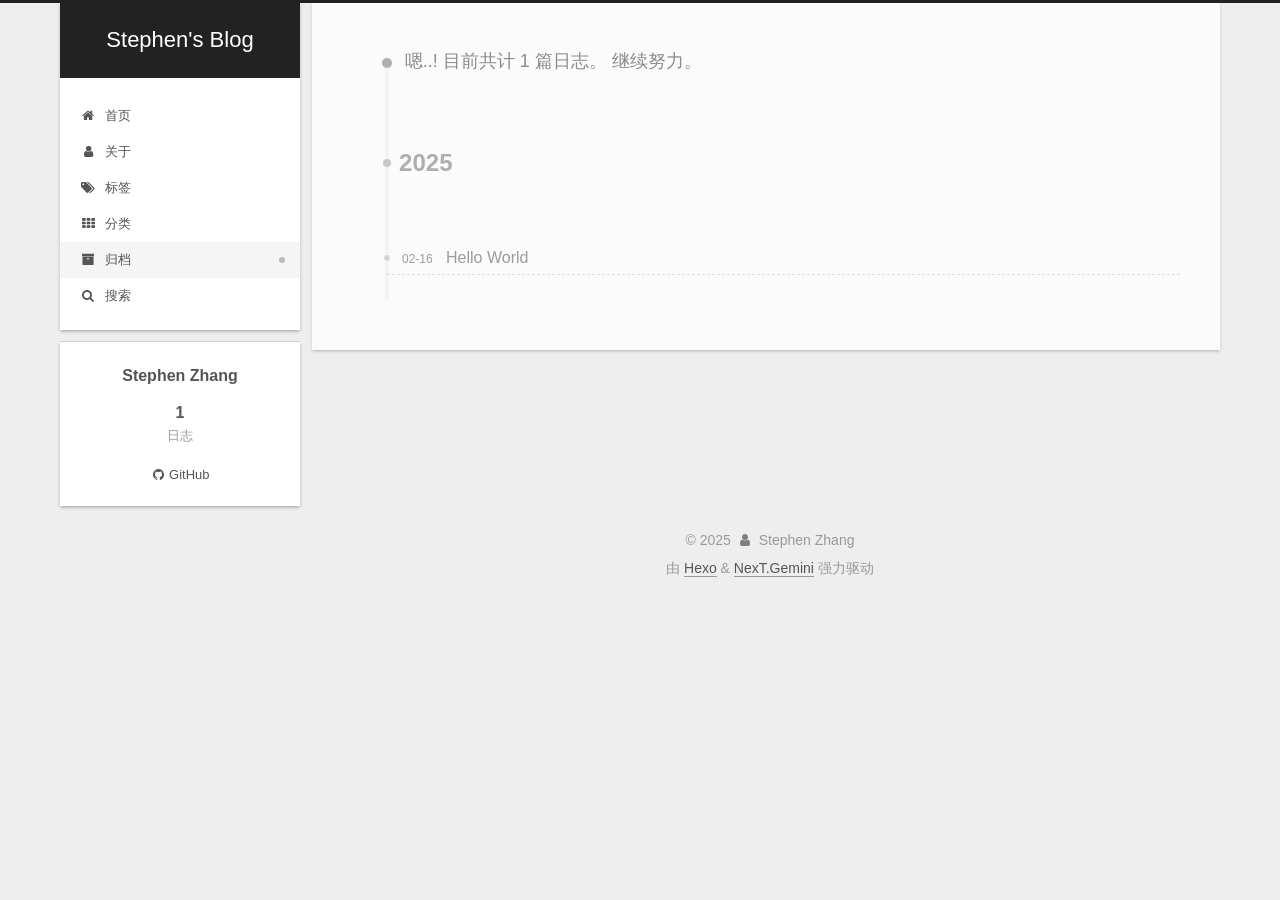
<file: archives/2025/02/index.html>
<!DOCTYPE html>
<html lang="zh-CN">
<head>
  <meta charset="UTF-8">
<meta name="viewport" content="width=device-width, initial-scale=1, maximum-scale=2">
<meta name="theme-color" content="#222">
<meta name="generator" content="Hexo 7.3.0">
  <link rel="apple-touch-icon" sizes="180x180" href="/images/apple-touch-icon-next.png">
  <link rel="icon" type="image/png" sizes="32x32" href="/images/favicon-32x32-next.png">
  <link rel="icon" type="image/png" sizes="16x16" href="/images/favicon-16x16-next.png">
  <link rel="mask-icon" href="/images/logo.svg" color="#222">

<link rel="stylesheet" href="/css/main.css">


<link rel="stylesheet" href="/lib/font-awesome/css/font-awesome.min.css">

<script id="hexo-configurations">
    var NexT = window.NexT || {};
    var CONFIG = {"hostname":"example.com","root":"/","scheme":"Gemini","version":"7.8.0","exturl":false,"sidebar":{"position":"left","display":"post","padding":18,"offset":12,"onmobile":false},"copycode":{"enable":false,"show_result":false,"style":null},"back2top":{"enable":true,"sidebar":false,"scrollpercent":false},"bookmark":{"enable":false,"color":"#222","save":"auto"},"fancybox":false,"mediumzoom":false,"lazyload":false,"pangu":false,"comments":{"style":"tabs","active":null,"storage":true,"lazyload":false,"nav":null},"algolia":{"hits":{"per_page":10},"labels":{"input_placeholder":"Search for Posts","hits_empty":"We didn't find any results for the search: ${query}","hits_stats":"${hits} results found in ${time} ms"}},"localsearch":{"enable":true,"trigger":"auto","top_n_per_article":1,"unescape":false,"preload":false},"motion":{"enable":true,"async":false,"transition":{"post_block":"fadeIn","post_header":"slideDownIn","post_body":"slideDownIn","coll_header":"slideLeftIn","sidebar":"slideUpIn"}},"path":"search.xml"};
  </script>

  <meta property="og:type" content="website">
<meta property="og:title" content="Stephen&#39;s Blog">
<meta property="og:url" content="http://example.com/archives/2025/02/index.html">
<meta property="og:site_name" content="Stephen&#39;s Blog">
<meta property="og:locale" content="zh_CN">
<meta property="article:author" content="Stephen Zhang">
<meta name="twitter:card" content="summary">

<link rel="canonical" href="http://example.com/archives/2025/02/">


<script id="page-configurations">
  // https://hexo.io/docs/variables.html
  CONFIG.page = {
    sidebar: "",
    isHome : false,
    isPost : false,
    lang   : 'zh-CN'
  };
</script>

  <title>归档 | Stephen's Blog</title>
  






  <noscript>
  <style>
  .use-motion .brand,
  .use-motion .menu-item,
  .sidebar-inner,
  .use-motion .post-block,
  .use-motion .pagination,
  .use-motion .comments,
  .use-motion .post-header,
  .use-motion .post-body,
  .use-motion .collection-header { opacity: initial; }

  .use-motion .site-title,
  .use-motion .site-subtitle {
    opacity: initial;
    top: initial;
  }

  .use-motion .logo-line-before i { left: initial; }
  .use-motion .logo-line-after i { right: initial; }
  </style>
</noscript>

</head>

<body itemscope itemtype="http://schema.org/WebPage">
  <div class="container use-motion">
    <div class="headband"></div>

    <header class="header" itemscope itemtype="http://schema.org/WPHeader">
      <div class="header-inner"><div class="site-brand-container">
  <div class="site-nav-toggle">
    <div class="toggle" aria-label="切换导航栏">
      <span class="toggle-line toggle-line-first"></span>
      <span class="toggle-line toggle-line-middle"></span>
      <span class="toggle-line toggle-line-last"></span>
    </div>
  </div>

  <div class="site-meta">

    <a href="/" class="brand" rel="start">
      <span class="logo-line-before"><i></i></span>
      <h1 class="site-title">Stephen's Blog</h1>
      <span class="logo-line-after"><i></i></span>
    </a>
  </div>

  <div class="site-nav-right">
    <div class="toggle popup-trigger">
        <i class="fa fa-search fa-fw fa-lg"></i>
    </div>
  </div>
</div>




<nav class="site-nav">
  <ul id="menu" class="menu">
        <li class="menu-item menu-item-home">

    <a href="/" rel="section"><i class="fa fa-fw fa-home"></i>首页</a>

  </li>
        <li class="menu-item menu-item-about">

    <a href="/about/" rel="section"><i class="fa fa-fw fa-user"></i>关于</a>

  </li>
        <li class="menu-item menu-item-tags">

    <a href="/tags/" rel="section"><i class="fa fa-fw fa-tags"></i>标签</a>

  </li>
        <li class="menu-item menu-item-categories">

    <a href="/categories/" rel="section"><i class="fa fa-fw fa-th"></i>分类</a>

  </li>
        <li class="menu-item menu-item-archives">

    <a href="/archives/" rel="section"><i class="fa fa-fw fa-archive"></i>归档</a>

  </li>
      <li class="menu-item menu-item-search">
        <a role="button" class="popup-trigger"><i class="fa fa-search fa-fw"></i>搜索
        </a>
      </li>
  </ul>
</nav>



  <div class="search-pop-overlay">
    <div class="popup search-popup">
        <div class="search-header">
  <span class="search-icon">
    <i class="fa fa-search"></i>
  </span>
  <div class="search-input-container">
    <input autocomplete="off" autocapitalize="off"
           placeholder="搜索..." spellcheck="false"
           type="search" class="search-input">
  </div>
  <span class="popup-btn-close">
    <i class="fa fa-times-circle"></i>
  </span>
</div>
<div id="search-result">
  <div id="no-result">
    <i class="fa fa-spinner fa-pulse fa-5x fa-fw"></i>
  </div>
</div>

    </div>
  </div>

</div>
    </header>

    
  <div class="back-to-top">
    <i class="fa fa-arrow-up"></i>
    <span>0%</span>
  </div>


    <main class="main">
      <div class="main-inner">
        <div class="content-wrap">
          

          <div class="content archive">
            

  
  
  
  <div class="post-block">
    <div class="posts-collapse">
      <div class="collection-title">
        <span class="collection-header">嗯..! 目前共计 1 篇日志。 继续努力。</span>
      </div>

      
    <div class="collection-year">
      <span class="collection-header">2025</span>
    </div>

  <article itemscope itemtype="http://schema.org/Article">
    <header class="post-header">

      <div class="post-meta">
        <time itemprop="dateCreated"
              datetime="2025-02-16T17:02:04+08:00"
              content="2025-02-16">
          02-16
        </time>
      </div>

      <div class="post-title">
          <a class="post-title-link" href="/2025/02/16/hello-world/" itemprop="url">
            <span itemprop="name">Hello World</span>
          </a>
      </div>

    </header>
  </article>


    </div>
  </div>
  
  
  

  



          </div>
          

<script>
  window.addEventListener('tabs:register', () => {
    let { activeClass } = CONFIG.comments;
    if (CONFIG.comments.storage) {
      activeClass = localStorage.getItem('comments_active') || activeClass;
    }
    if (activeClass) {
      let activeTab = document.querySelector(`a[href="#comment-${activeClass}"]`);
      if (activeTab) {
        activeTab.click();
      }
    }
  });
  if (CONFIG.comments.storage) {
    window.addEventListener('tabs:click', event => {
      if (!event.target.matches('.tabs-comment .tab-content .tab-pane')) return;
      let commentClass = event.target.classList[1];
      localStorage.setItem('comments_active', commentClass);
    });
  }
</script>

        </div>
          
  
  <div class="toggle sidebar-toggle">
    <span class="toggle-line toggle-line-first"></span>
    <span class="toggle-line toggle-line-middle"></span>
    <span class="toggle-line toggle-line-last"></span>
  </div>

  <aside class="sidebar">
    <div class="sidebar-inner">

      <ul class="sidebar-nav motion-element">
        <li class="sidebar-nav-toc">
          文章目录
        </li>
        <li class="sidebar-nav-overview">
          站点概览
        </li>
      </ul>

      <!--noindex-->
      <div class="post-toc-wrap sidebar-panel">
      </div>
      <!--/noindex-->

      <div class="site-overview-wrap sidebar-panel">
        <div class="site-author motion-element" itemprop="author" itemscope itemtype="http://schema.org/Person">
  <p class="site-author-name" itemprop="name">Stephen Zhang</p>
  <div class="site-description" itemprop="description"></div>
</div>
<div class="site-state-wrap motion-element">
  <nav class="site-state">
      <div class="site-state-item site-state-posts">
          <a href="/archives/">
        
          <span class="site-state-item-count">1</span>
          <span class="site-state-item-name">日志</span>
        </a>
      </div>
  </nav>
</div>
  <div class="links-of-author motion-element">
      <span class="links-of-author-item">
        <a href="https://github.com/stephenzhang0713" title="GitHub → https:&#x2F;&#x2F;github.com&#x2F;stephenzhang0713" rel="noopener" target="_blank"><i class="fa fa-fw fa-github"></i>GitHub</a>
      </span>
  </div>



      </div>

    </div>
  </aside>
  <div id="sidebar-dimmer"></div>


      </div>
    </main>

    <footer class="footer">
      <div class="footer-inner">
        

        

<div class="copyright">
  
  &copy; 
  <span itemprop="copyrightYear">2025</span>
  <span class="with-love">
    <i class="fa fa-user"></i>
  </span>
  <span class="author" itemprop="copyrightHolder">Stephen Zhang</span>
</div>
  <div class="powered-by">由 <a href="https://hexo.io/" class="theme-link" rel="noopener" target="_blank">Hexo</a> & <a href="https://theme-next.org/" class="theme-link" rel="noopener" target="_blank">NexT.Gemini</a> 强力驱动
  </div>

        








      </div>
    </footer>
  </div>

  
  <script src="/lib/anime.min.js"></script>
  <script src="/lib/velocity/velocity.min.js"></script>
  <script src="/lib/velocity/velocity.ui.min.js"></script>

<script src="/js/utils.js"></script>

<script src="/js/motion.js"></script>


<script src="/js/schemes/pisces.js"></script>


<script src="/js/next-boot.js"></script>




  




  
<script src="/js/local-search.js"></script>













  

  

</body>
</html>
</file>
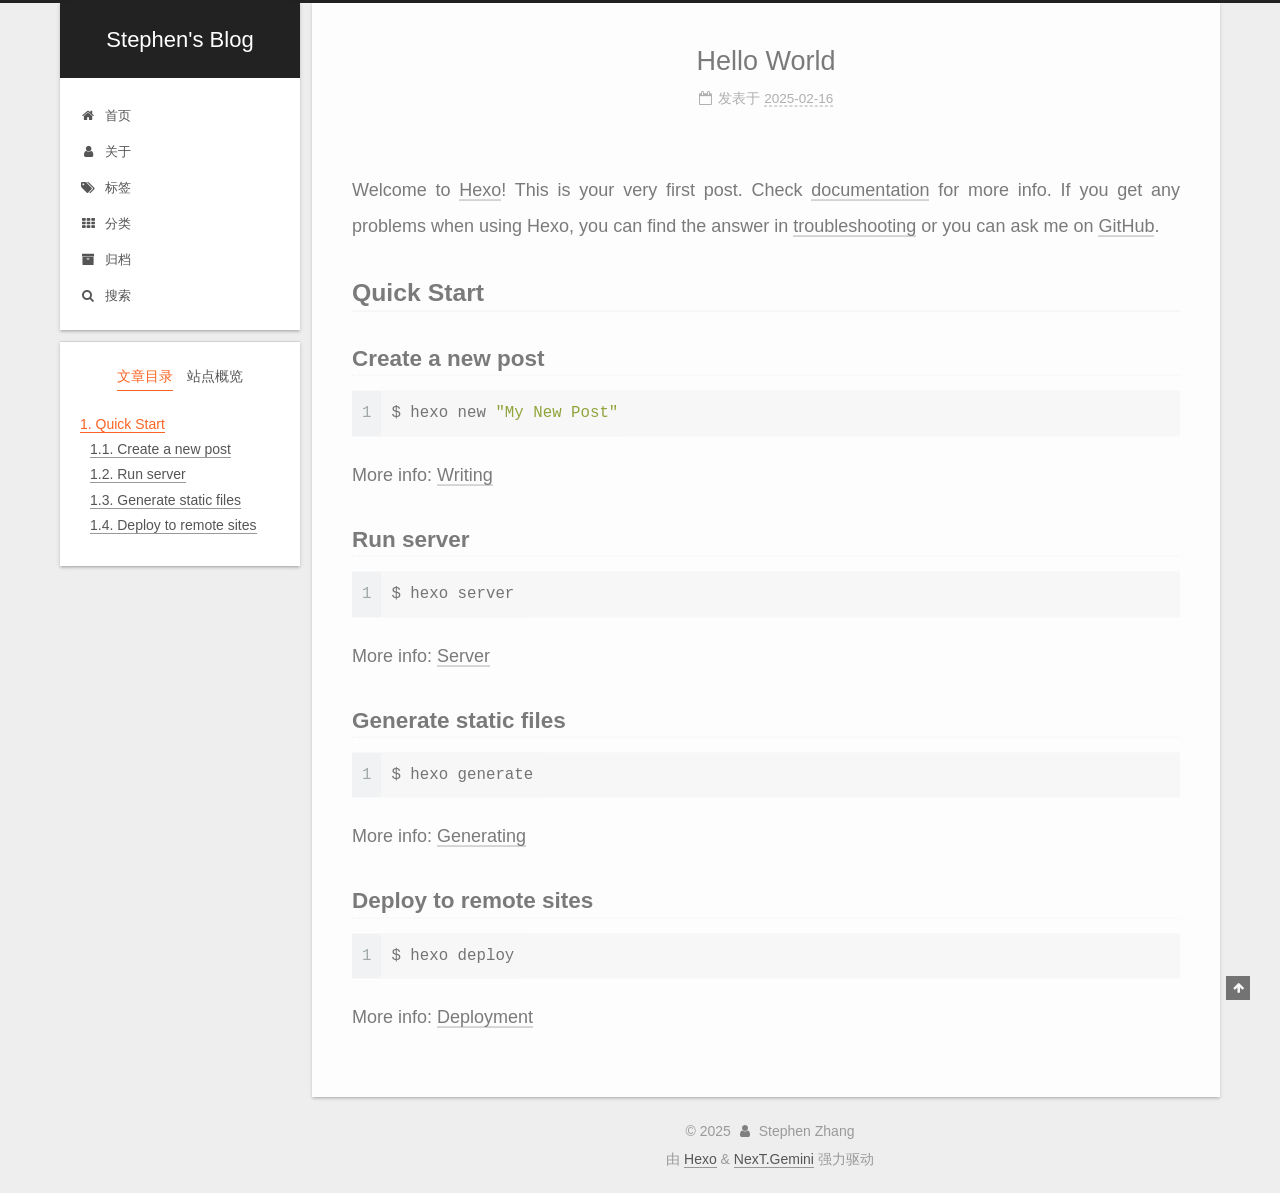
<file: 2025/02/16/hello-world/index.html>
<!DOCTYPE html>
<html lang="zh-CN">
<head>
  <meta charset="UTF-8">
<meta name="viewport" content="width=device-width, initial-scale=1, maximum-scale=2">
<meta name="theme-color" content="#222">
<meta name="generator" content="Hexo 7.3.0">
  <link rel="apple-touch-icon" sizes="180x180" href="/images/apple-touch-icon-next.png">
  <link rel="icon" type="image/png" sizes="32x32" href="/images/favicon-32x32-next.png">
  <link rel="icon" type="image/png" sizes="16x16" href="/images/favicon-16x16-next.png">
  <link rel="mask-icon" href="/images/logo.svg" color="#222">

<link rel="stylesheet" href="/css/main.css">


<link rel="stylesheet" href="/lib/font-awesome/css/font-awesome.min.css">

<script id="hexo-configurations">
    var NexT = window.NexT || {};
    var CONFIG = {"hostname":"example.com","root":"/","scheme":"Gemini","version":"7.8.0","exturl":false,"sidebar":{"position":"left","display":"post","padding":18,"offset":12,"onmobile":false},"copycode":{"enable":false,"show_result":false,"style":null},"back2top":{"enable":true,"sidebar":false,"scrollpercent":false},"bookmark":{"enable":false,"color":"#222","save":"auto"},"fancybox":false,"mediumzoom":false,"lazyload":false,"pangu":false,"comments":{"style":"tabs","active":null,"storage":true,"lazyload":false,"nav":null},"algolia":{"hits":{"per_page":10},"labels":{"input_placeholder":"Search for Posts","hits_empty":"We didn't find any results for the search: ${query}","hits_stats":"${hits} results found in ${time} ms"}},"localsearch":{"enable":true,"trigger":"auto","top_n_per_article":1,"unescape":false,"preload":false},"motion":{"enable":true,"async":false,"transition":{"post_block":"fadeIn","post_header":"slideDownIn","post_body":"slideDownIn","coll_header":"slideLeftIn","sidebar":"slideUpIn"}},"path":"search.xml"};
  </script>

  <meta name="description" content="Welcome to Hexo! This is your very first post. Check documentation for more info. If you get any problems when using Hexo, you can find the answer in troubleshooting or you can ask me on GitHub. Quick">
<meta property="og:type" content="article">
<meta property="og:title" content="Hello World">
<meta property="og:url" content="http://example.com/2025/02/16/hello-world/index.html">
<meta property="og:site_name" content="Stephen&#39;s Blog">
<meta property="og:description" content="Welcome to Hexo! This is your very first post. Check documentation for more info. If you get any problems when using Hexo, you can find the answer in troubleshooting or you can ask me on GitHub. Quick">
<meta property="og:locale" content="zh_CN">
<meta property="article:published_time" content="2025-02-16T09:02:04.536Z">
<meta property="article:modified_time" content="2025-02-16T09:02:04.536Z">
<meta property="article:author" content="Stephen Zhang">
<meta name="twitter:card" content="summary">

<link rel="canonical" href="http://example.com/2025/02/16/hello-world/">


<script id="page-configurations">
  // https://hexo.io/docs/variables.html
  CONFIG.page = {
    sidebar: "",
    isHome : false,
    isPost : true,
    lang   : 'zh-CN'
  };
</script>

  <title>Hello World | Stephen's Blog</title>
  






  <noscript>
  <style>
  .use-motion .brand,
  .use-motion .menu-item,
  .sidebar-inner,
  .use-motion .post-block,
  .use-motion .pagination,
  .use-motion .comments,
  .use-motion .post-header,
  .use-motion .post-body,
  .use-motion .collection-header { opacity: initial; }

  .use-motion .site-title,
  .use-motion .site-subtitle {
    opacity: initial;
    top: initial;
  }

  .use-motion .logo-line-before i { left: initial; }
  .use-motion .logo-line-after i { right: initial; }
  </style>
</noscript>

</head>

<body itemscope itemtype="http://schema.org/WebPage">
  <div class="container use-motion">
    <div class="headband"></div>

    <header class="header" itemscope itemtype="http://schema.org/WPHeader">
      <div class="header-inner"><div class="site-brand-container">
  <div class="site-nav-toggle">
    <div class="toggle" aria-label="切换导航栏">
      <span class="toggle-line toggle-line-first"></span>
      <span class="toggle-line toggle-line-middle"></span>
      <span class="toggle-line toggle-line-last"></span>
    </div>
  </div>

  <div class="site-meta">

    <a href="/" class="brand" rel="start">
      <span class="logo-line-before"><i></i></span>
      <h1 class="site-title">Stephen's Blog</h1>
      <span class="logo-line-after"><i></i></span>
    </a>
  </div>

  <div class="site-nav-right">
    <div class="toggle popup-trigger">
        <i class="fa fa-search fa-fw fa-lg"></i>
    </div>
  </div>
</div>




<nav class="site-nav">
  <ul id="menu" class="menu">
        <li class="menu-item menu-item-home">

    <a href="/" rel="section"><i class="fa fa-fw fa-home"></i>首页</a>

  </li>
        <li class="menu-item menu-item-about">

    <a href="/about/" rel="section"><i class="fa fa-fw fa-user"></i>关于</a>

  </li>
        <li class="menu-item menu-item-tags">

    <a href="/tags/" rel="section"><i class="fa fa-fw fa-tags"></i>标签</a>

  </li>
        <li class="menu-item menu-item-categories">

    <a href="/categories/" rel="section"><i class="fa fa-fw fa-th"></i>分类</a>

  </li>
        <li class="menu-item menu-item-archives">

    <a href="/archives/" rel="section"><i class="fa fa-fw fa-archive"></i>归档</a>

  </li>
      <li class="menu-item menu-item-search">
        <a role="button" class="popup-trigger"><i class="fa fa-search fa-fw"></i>搜索
        </a>
      </li>
  </ul>
</nav>



  <div class="search-pop-overlay">
    <div class="popup search-popup">
        <div class="search-header">
  <span class="search-icon">
    <i class="fa fa-search"></i>
  </span>
  <div class="search-input-container">
    <input autocomplete="off" autocapitalize="off"
           placeholder="搜索..." spellcheck="false"
           type="search" class="search-input">
  </div>
  <span class="popup-btn-close">
    <i class="fa fa-times-circle"></i>
  </span>
</div>
<div id="search-result">
  <div id="no-result">
    <i class="fa fa-spinner fa-pulse fa-5x fa-fw"></i>
  </div>
</div>

    </div>
  </div>

</div>
    </header>

    
  <div class="back-to-top">
    <i class="fa fa-arrow-up"></i>
    <span>0%</span>
  </div>


    <main class="main">
      <div class="main-inner">
        <div class="content-wrap">
          

          <div class="content post posts-expand">
            

    
  
  
  <article itemscope itemtype="http://schema.org/Article" class="post-block" lang="zh-CN">
    <link itemprop="mainEntityOfPage" href="http://example.com/2025/02/16/hello-world/">

    <span hidden itemprop="author" itemscope itemtype="http://schema.org/Person">
      <meta itemprop="image" content="/images/avatar.gif">
      <meta itemprop="name" content="Stephen Zhang">
      <meta itemprop="description" content="">
    </span>

    <span hidden itemprop="publisher" itemscope itemtype="http://schema.org/Organization">
      <meta itemprop="name" content="Stephen's Blog">
    </span>
      <header class="post-header">
        <h1 class="post-title" itemprop="name headline">
          Hello World
        </h1>

        <div class="post-meta">
            <span class="post-meta-item">
              <span class="post-meta-item-icon">
                <i class="fa fa-calendar-o"></i>
              </span>
              <span class="post-meta-item-text">发表于</span>

              <time title="创建时间：2025-02-16 17:02:04" itemprop="dateCreated datePublished" datetime="2025-02-16T17:02:04+08:00">2025-02-16</time>
            </span>

          

        </div>
      </header>

    
    
    
    <div class="post-body" itemprop="articleBody">

      
        <p>Welcome to <a target="_blank" rel="noopener" href="https://hexo.io/">Hexo</a>! This is your very first post. Check <a target="_blank" rel="noopener" href="https://hexo.io/docs/">documentation</a> for more info. If you get any problems when using Hexo, you can find the answer in <a target="_blank" rel="noopener" href="https://hexo.io/docs/troubleshooting.html">troubleshooting</a> or you can ask me on <a target="_blank" rel="noopener" href="https://github.com/hexojs/hexo/issues">GitHub</a>.</p>
<h2 id="Quick-Start"><a href="#Quick-Start" class="headerlink" title="Quick Start"></a>Quick Start</h2><h3 id="Create-a-new-post"><a href="#Create-a-new-post" class="headerlink" title="Create a new post"></a>Create a new post</h3><figure class="highlight bash"><table><tr><td class="gutter"><pre><span class="line">1</span><br></pre></td><td class="code"><pre><span class="line">$ hexo new <span class="string">&quot;My New Post&quot;</span></span><br></pre></td></tr></table></figure>

<p>More info: <a target="_blank" rel="noopener" href="https://hexo.io/docs/writing.html">Writing</a></p>
<h3 id="Run-server"><a href="#Run-server" class="headerlink" title="Run server"></a>Run server</h3><figure class="highlight bash"><table><tr><td class="gutter"><pre><span class="line">1</span><br></pre></td><td class="code"><pre><span class="line">$ hexo server</span><br></pre></td></tr></table></figure>

<p>More info: <a target="_blank" rel="noopener" href="https://hexo.io/docs/server.html">Server</a></p>
<h3 id="Generate-static-files"><a href="#Generate-static-files" class="headerlink" title="Generate static files"></a>Generate static files</h3><figure class="highlight bash"><table><tr><td class="gutter"><pre><span class="line">1</span><br></pre></td><td class="code"><pre><span class="line">$ hexo generate</span><br></pre></td></tr></table></figure>

<p>More info: <a target="_blank" rel="noopener" href="https://hexo.io/docs/generating.html">Generating</a></p>
<h3 id="Deploy-to-remote-sites"><a href="#Deploy-to-remote-sites" class="headerlink" title="Deploy to remote sites"></a>Deploy to remote sites</h3><figure class="highlight bash"><table><tr><td class="gutter"><pre><span class="line">1</span><br></pre></td><td class="code"><pre><span class="line">$ hexo deploy</span><br></pre></td></tr></table></figure>

<p>More info: <a target="_blank" rel="noopener" href="https://hexo.io/docs/one-command-deployment.html">Deployment</a></p>

    </div>

    
    
    

      <footer class="post-footer">

        


        
      </footer>
    
  </article>
  
  
  



          </div>
          

<script>
  window.addEventListener('tabs:register', () => {
    let { activeClass } = CONFIG.comments;
    if (CONFIG.comments.storage) {
      activeClass = localStorage.getItem('comments_active') || activeClass;
    }
    if (activeClass) {
      let activeTab = document.querySelector(`a[href="#comment-${activeClass}"]`);
      if (activeTab) {
        activeTab.click();
      }
    }
  });
  if (CONFIG.comments.storage) {
    window.addEventListener('tabs:click', event => {
      if (!event.target.matches('.tabs-comment .tab-content .tab-pane')) return;
      let commentClass = event.target.classList[1];
      localStorage.setItem('comments_active', commentClass);
    });
  }
</script>

        </div>
          
  
  <div class="toggle sidebar-toggle">
    <span class="toggle-line toggle-line-first"></span>
    <span class="toggle-line toggle-line-middle"></span>
    <span class="toggle-line toggle-line-last"></span>
  </div>

  <aside class="sidebar">
    <div class="sidebar-inner">

      <ul class="sidebar-nav motion-element">
        <li class="sidebar-nav-toc">
          文章目录
        </li>
        <li class="sidebar-nav-overview">
          站点概览
        </li>
      </ul>

      <!--noindex-->
      <div class="post-toc-wrap sidebar-panel">
          <div class="post-toc motion-element"><ol class="nav"><li class="nav-item nav-level-2"><a class="nav-link" href="#Quick-Start"><span class="nav-number">1.</span> <span class="nav-text">Quick Start</span></a><ol class="nav-child"><li class="nav-item nav-level-3"><a class="nav-link" href="#Create-a-new-post"><span class="nav-number">1.1.</span> <span class="nav-text">Create a new post</span></a></li><li class="nav-item nav-level-3"><a class="nav-link" href="#Run-server"><span class="nav-number">1.2.</span> <span class="nav-text">Run server</span></a></li><li class="nav-item nav-level-3"><a class="nav-link" href="#Generate-static-files"><span class="nav-number">1.3.</span> <span class="nav-text">Generate static files</span></a></li><li class="nav-item nav-level-3"><a class="nav-link" href="#Deploy-to-remote-sites"><span class="nav-number">1.4.</span> <span class="nav-text">Deploy to remote sites</span></a></li></ol></li></ol></div>
      </div>
      <!--/noindex-->

      <div class="site-overview-wrap sidebar-panel">
        <div class="site-author motion-element" itemprop="author" itemscope itemtype="http://schema.org/Person">
  <p class="site-author-name" itemprop="name">Stephen Zhang</p>
  <div class="site-description" itemprop="description"></div>
</div>
<div class="site-state-wrap motion-element">
  <nav class="site-state">
      <div class="site-state-item site-state-posts">
          <a href="/archives/">
        
          <span class="site-state-item-count">1</span>
          <span class="site-state-item-name">日志</span>
        </a>
      </div>
  </nav>
</div>
  <div class="links-of-author motion-element">
      <span class="links-of-author-item">
        <a href="https://github.com/stephenzhang0713" title="GitHub → https:&#x2F;&#x2F;github.com&#x2F;stephenzhang0713" rel="noopener" target="_blank"><i class="fa fa-fw fa-github"></i>GitHub</a>
      </span>
  </div>



      </div>

    </div>
  </aside>
  <div id="sidebar-dimmer"></div>


      </div>
    </main>

    <footer class="footer">
      <div class="footer-inner">
        

        

<div class="copyright">
  
  &copy; 
  <span itemprop="copyrightYear">2025</span>
  <span class="with-love">
    <i class="fa fa-user"></i>
  </span>
  <span class="author" itemprop="copyrightHolder">Stephen Zhang</span>
</div>
  <div class="powered-by">由 <a href="https://hexo.io/" class="theme-link" rel="noopener" target="_blank">Hexo</a> & <a href="https://theme-next.org/" class="theme-link" rel="noopener" target="_blank">NexT.Gemini</a> 强力驱动
  </div>

        








      </div>
    </footer>
  </div>

  
  <script src="/lib/anime.min.js"></script>
  <script src="/lib/velocity/velocity.min.js"></script>
  <script src="/lib/velocity/velocity.ui.min.js"></script>

<script src="/js/utils.js"></script>

<script src="/js/motion.js"></script>


<script src="/js/schemes/pisces.js"></script>


<script src="/js/next-boot.js"></script>




  




  
<script src="/js/local-search.js"></script>













  

  

</body>
</html>
</file>
<file: css/main.css>
:root {
  --body-bg-color: #eee;
  --content-bg-color: #fff;
  --card-bg-color: #f5f5f5;
  --text-color: #555;
  --link-color: #555;
  --link-hover-color: #222;
  --brand-color: #fff;
  --brand-hover-color: #fff;
  --table-row-odd-bg-color: #f9f9f9;
  --table-row-hover-bg-color: #f5f5f5;
  --menu-item-bg-color: #f5f5f5;
  --btn-default-bg: #fff;
  --btn-default-color: #555;
  --btn-default-border-color: #555;
  --btn-default-hover-bg: #222;
  --btn-default-hover-color: #fff;
  --btn-default-hover-border-color: #222;
}
@media (prefers-color-scheme: dark) {
  :root {
    --body-bg-color: #282828;
    --content-bg-color: #333;
    --card-bg-color: #555;
    --text-color: #ccc;
    --link-color: #ccc;
    --link-hover-color: #eee;
    --brand-color: #ddd;
    --brand-hover-color: #ddd;
    --table-row-odd-bg-color: #282828;
    --table-row-hover-bg-color: #363636;
    --menu-item-bg-color: #555;
    --btn-default-bg: #222;
    --btn-default-color: #ccc;
    --btn-default-border-color: #555;
    --btn-default-hover-bg: #666;
    --btn-default-hover-color: #ccc;
    --btn-default-hover-border-color: #666;
  }
  img {
    opacity: 0.75;
  }
  img:hover {
    opacity: 0.9;
  }
}
html {
  line-height: 1.15; /* 1 */
  -webkit-text-size-adjust: 100%; /* 2 */
}
body {
  margin: 0;
}
main {
  display: block;
}
h1 {
  font-size: 2em;
  margin: 0.67em 0;
}
hr {
  box-sizing: content-box; /* 1 */
  height: 0; /* 1 */
  overflow: visible; /* 2 */
}
pre {
  font-family: monospace, monospace; /* 1 */
  font-size: 1em; /* 2 */
}
a {
  background: transparent;
}
abbr[title] {
  border-bottom: none; /* 1 */
  text-decoration: underline; /* 2 */
  text-decoration: underline dotted; /* 2 */
}
b,
strong {
  font-weight: bolder;
}
code,
kbd,
samp {
  font-family: monospace, monospace; /* 1 */
  font-size: 1em; /* 2 */
}
small {
  font-size: 80%;
}
sub,
sup {
  font-size: 75%;
  line-height: 0;
  position: relative;
  vertical-align: baseline;
}
sub {
  bottom: -0.25em;
}
sup {
  top: -0.5em;
}
img {
  border-style: none;
}
button,
input,
optgroup,
select,
textarea {
  font-family: inherit; /* 1 */
  font-size: 100%; /* 1 */
  line-height: 1.15; /* 1 */
  margin: 0; /* 2 */
}
button,
input {
/* 1 */
  overflow: visible;
}
button,
select {
/* 1 */
  text-transform: none;
}
button,
[type='button'],
[type='reset'],
[type='submit'] {
  -webkit-appearance: button;
}
button::-moz-focus-inner,
[type='button']::-moz-focus-inner,
[type='reset']::-moz-focus-inner,
[type='submit']::-moz-focus-inner {
  border-style: none;
  padding: 0;
}
button:-moz-focusring,
[type='button']:-moz-focusring,
[type='reset']:-moz-focusring,
[type='submit']:-moz-focusring {
  outline: 1px dotted ButtonText;
}
fieldset {
  padding: 0.35em 0.75em 0.625em;
}
legend {
  box-sizing: border-box; /* 1 */
  color: inherit; /* 2 */
  display: table; /* 1 */
  max-width: 100%; /* 1 */
  padding: 0; /* 3 */
  white-space: normal; /* 1 */
}
progress {
  vertical-align: baseline;
}
textarea {
  overflow: auto;
}
[type='checkbox'],
[type='radio'] {
  box-sizing: border-box; /* 1 */
  padding: 0; /* 2 */
}
[type='number']::-webkit-inner-spin-button,
[type='number']::-webkit-outer-spin-button {
  height: auto;
}
[type='search'] {
  outline-offset: -2px; /* 2 */
  -webkit-appearance: textfield; /* 1 */
}
[type='search']::-webkit-search-decoration {
  -webkit-appearance: none;
}
::-webkit-file-upload-button {
  font: inherit; /* 2 */
  -webkit-appearance: button; /* 1 */
}
details {
  display: block;
}
summary {
  display: list-item;
}
template {
  display: none;
}
[hidden] {
  display: none;
}
::selection {
  background: #262a30;
  color: #eee;
}
html,
body {
  height: 100%;
}
body {
  background: var(--body-bg-color);
  color: var(--text-color);
  font-family: 'Lato', "PingFang SC", "Microsoft YaHei", sans-serif;
  font-size: 1em;
  line-height: 2;
}
@media (max-width: 991px) {
  body {
    padding-left: 0 !important;
    padding-right: 0 !important;
  }
}
h1,
h2,
h3,
h4,
h5,
h6 {
  font-family: 'Lato', "PingFang SC", "Microsoft YaHei", sans-serif;
  font-weight: bold;
  line-height: 1.5;
  margin: 20px 0 15px;
}
h1 {
  font-size: 1.5em;
}
h2 {
  font-size: 1.375em;
}
h3 {
  font-size: 1.25em;
}
h4 {
  font-size: 1.125em;
}
h5 {
  font-size: 1em;
}
h6 {
  font-size: 0.875em;
}
p {
  margin: 0 0 20px 0;
}
a,
span.exturl {
  border-bottom: 1px solid #999;
  color: var(--link-color);
  outline: 0;
  text-decoration: none;
  overflow-wrap: break-word;
  word-wrap: break-word;
  cursor: pointer;
}
a:hover,
span.exturl:hover {
  border-bottom-color: var(--link-hover-color);
  color: var(--link-hover-color);
}
iframe,
img,
video {
  display: block;
  margin-left: auto;
  margin-right: auto;
  max-width: 100%;
}
hr {
  background-image: repeating-linear-gradient(-45deg, #ddd, #ddd 4px, transparent 4px, transparent 8px);
  border: 0;
  height: 3px;
  margin: 40px 0;
}
blockquote {
  border-left: 4px solid #ddd;
  color: #666;
  margin: 0;
  padding: 0 15px;
}
blockquote cite::before {
  content: '-';
  padding: 0 5px;
}
dt {
  font-weight: bold;
}
dd {
  margin: 0;
  padding: 0;
}
kbd {
  background-color: #f5f5f5;
  background-image: linear-gradient(#eee, #fff, #eee);
  border: 1px solid #ccc;
  border-radius: 0.2em;
  box-shadow: 0.1em 0.1em 0.2em rgba(0,0,0,0.1);
  color: #555;
  font-family: inherit;
  padding: 0.1em 0.3em;
  white-space: nowrap;
}
.table-container {
  overflow: auto;
}
table {
  border-collapse: collapse;
  border-spacing: 0;
  font-size: 0.875em;
  margin: 0 0 20px 0;
  width: 100%;
}
tbody tr:nth-of-type(odd) {
  background: var(--table-row-odd-bg-color);
}
tbody tr:hover {
  background: var(--table-row-hover-bg-color);
}
caption,
th,
td {
  font-weight: normal;
  padding: 8px;
  text-align: left;
  vertical-align: middle;
}
th,
td {
  border: 1px solid #ddd;
  border-bottom: 3px solid #ddd;
}
th {
  font-weight: 700;
  padding-bottom: 10px;
}
td {
  border-bottom-width: 1px;
}
.btn {
  background: var(--btn-default-bg);
  border: 2px solid var(--btn-default-border-color);
  border-radius: 2px;
  color: var(--btn-default-color);
  display: inline-block;
  font-size: 0.875em;
  line-height: 2;
  padding: 0 20px;
  text-decoration: none;
  transition-property: background-color;
  transition-delay: 0s;
  transition-duration: 0.2s;
  transition-timing-function: ease-in-out;
}
.btn:hover {
  background: var(--btn-default-hover-bg);
  border-color: var(--btn-default-hover-border-color);
  color: var(--btn-default-hover-color);
}
.btn + .btn {
  margin: 0 0 8px 8px;
}
.btn .fa-fw {
  text-align: left;
  width: 1.285714285714286em;
}
.toggle {
  line-height: 0;
}
.toggle .toggle-line {
  background: #fff;
  display: inline-block;
  height: 2px;
  left: 0;
  position: relative;
  top: 0;
  transition: all 0.4s;
  vertical-align: top;
  width: 100%;
}
.toggle .toggle-line:not(:first-child) {
  margin-top: 3px;
}
.toggle.toggle-arrow .toggle-line-first {
  left: 50%;
  top: 2px;
  transform: rotate(45deg);
  width: 50%;
}
.toggle.toggle-arrow .toggle-line-middle {
  left: 2px;
  width: 90%;
}
.toggle.toggle-arrow .toggle-line-last {
  left: 50%;
  top: -2px;
  transform: rotate(-45deg);
  width: 50%;
}
.toggle.toggle-close .toggle-line-first {
  transform: rotate(-45deg);
  top: 5px;
}
.toggle.toggle-close .toggle-line-middle {
  opacity: 0;
}
.toggle.toggle-close .toggle-line-last {
  transform: rotate(45deg);
  top: -5px;
}
.highlight,
pre {
  background: #f7f7f7;
  color: #4d4d4c;
  line-height: 1.6;
  margin: 0 auto 20px;
}
pre,
code {
  font-family: consolas, Menlo, monospace, "PingFang SC", "Microsoft YaHei";
}
code {
  background: #eee;
  border-radius: 3px;
  color: #555;
  padding: 2px 4px;
  overflow-wrap: break-word;
  word-wrap: break-word;
}
.highlight *::selection {
  background: #d6d6d6;
}
.highlight pre {
  border: 0;
  margin: 0;
  padding: 10px 0;
}
.highlight table {
  border: 0;
  margin: 0;
  width: auto;
}
.highlight td {
  border: 0;
  padding: 0;
}
.highlight figcaption {
  background: #eff2f3;
  color: #4d4d4c;
  display: flex;
  font-size: 0.875em;
  justify-content: space-between;
  line-height: 1.2;
  padding: 0.5em;
}
.highlight figcaption a {
  color: #4d4d4c;
}
.highlight figcaption a:hover {
  border-bottom-color: #4d4d4c;
}
.highlight .gutter {
  -moz-user-select: none;
  -ms-user-select: none;
  -webkit-user-select: none;
  user-select: none;
}
.highlight .gutter pre {
  background: #eff2f3;
  color: #869194;
  padding-left: 10px;
  padding-right: 10px;
  text-align: right;
}
.highlight .code pre {
  background: #f7f7f7;
  padding-left: 10px;
  width: 100%;
}
.gist table {
  width: auto;
}
.gist table td {
  border: 0;
}
pre {
  overflow: auto;
  padding: 10px;
}
pre code {
  background: none;
  color: #4d4d4c;
  font-size: 0.875em;
  padding: 0;
  text-shadow: none;
}
pre .deletion {
  background: #fdd;
}
pre .addition {
  background: #dfd;
}
pre .meta {
  color: #eab700;
  -moz-user-select: none;
  -ms-user-select: none;
  -webkit-user-select: none;
  user-select: none;
}
pre .comment {
  color: #8e908c;
}
pre .variable,
pre .attribute,
pre .tag,
pre .name,
pre .regexp,
pre .ruby .constant,
pre .xml .tag .title,
pre .xml .pi,
pre .xml .doctype,
pre .html .doctype,
pre .css .id,
pre .css .class,
pre .css .pseudo {
  color: #c82829;
}
pre .number,
pre .preprocessor,
pre .built_in,
pre .builtin-name,
pre .literal,
pre .params,
pre .constant,
pre .command {
  color: #f5871f;
}
pre .ruby .class .title,
pre .css .rules .attribute,
pre .string,
pre .symbol,
pre .value,
pre .inheritance,
pre .header,
pre .ruby .symbol,
pre .xml .cdata,
pre .special,
pre .formula {
  color: #718c00;
}
pre .title,
pre .css .hexcolor {
  color: #3e999f;
}
pre .function,
pre .python .decorator,
pre .python .title,
pre .ruby .function .title,
pre .ruby .title .keyword,
pre .perl .sub,
pre .javascript .title,
pre .coffeescript .title {
  color: #4271ae;
}
pre .keyword,
pre .javascript .function {
  color: #8959a8;
}
.blockquote-center {
  border-left: none;
  margin: 40px 0;
  padding: 0;
  position: relative;
  text-align: center;
}
.blockquote-center::before,
.blockquote-center::after {
  background-repeat: no-repeat;
  background-size: 22px 22px;
  content: ' ';
  display: block;
  height: 24px;
  opacity: 0.2;
  position: absolute;
  width: 100%;
}
.blockquote-center::before {
  background-image: url("../images/quote-l.svg");
  background-position: 0 -6px;
  border-top: 1px solid #ccc;
  top: -20px;
}
.blockquote-center::after {
  background-image: url("../images/quote-r.svg");
  background-position: 100% 8px;
  border-bottom: 1px solid #ccc;
  bottom: -20px;
}
.blockquote-center p,
.blockquote-center div {
  text-align: center;
}
.post-body .group-picture img {
  margin: 0 auto;
  padding: 0 3px;
}
.group-picture-row {
  margin-bottom: 6px;
  overflow: hidden;
}
.group-picture-column {
  float: left;
  margin-bottom: 10px;
}
.post-body .label {
  color: #555;
  display: inline;
  padding: 0 2px;
}
.post-body .label.default {
  background: #f0f0f0;
}
.post-body .label.primary {
  background: #efe6f7;
}
.post-body .label.info {
  background: #e5f2f8;
}
.post-body .label.success {
  background: #e7f4e9;
}
.post-body .label.warning {
  background: #fcf6e1;
}
.post-body .label.danger {
  background: #fae8eb;
}
.post-body .tabs {
  margin-bottom: 20px;
}
.post-body .tabs,
.tabs-comment {
  display: block;
  padding-top: 10px;
  position: relative;
}
.post-body .tabs ul.nav-tabs,
.tabs-comment ul.nav-tabs {
  display: flex;
  flex-wrap: wrap;
  margin: 0;
  margin-bottom: -1px;
  padding: 0;
}
@media (max-width: 413px) {
  .post-body .tabs ul.nav-tabs,
  .tabs-comment ul.nav-tabs {
    display: block;
    margin-bottom: 5px;
  }
}
.post-body .tabs ul.nav-tabs li.tab,
.tabs-comment ul.nav-tabs li.tab {
  border-bottom: 1px solid #ddd;
  border-left: 1px solid transparent;
  border-right: 1px solid transparent;
  border-top: 3px solid transparent;
  flex-grow: 1;
  list-style-type: none;
  border-radius: 0 0 0 0;
}
@media (max-width: 413px) {
  .post-body .tabs ul.nav-tabs li.tab,
  .tabs-comment ul.nav-tabs li.tab {
    border-bottom: 1px solid transparent;
    border-left: 3px solid transparent;
    border-right: 1px solid transparent;
    border-top: 1px solid transparent;
  }
}
@media (max-width: 413px) {
  .post-body .tabs ul.nav-tabs li.tab,
  .tabs-comment ul.nav-tabs li.tab {
    border-radius: 0;
  }
}
.post-body .tabs ul.nav-tabs li.tab a,
.tabs-comment ul.nav-tabs li.tab a {
  border-bottom: initial;
  display: block;
  line-height: 1.8;
  outline: 0;
  padding: 0.25em 0.75em;
  text-align: center;
  transition-delay: 0s;
  transition-duration: 0.2s;
  transition-timing-function: ease-out;
}
.post-body .tabs ul.nav-tabs li.tab a i,
.tabs-comment ul.nav-tabs li.tab a i {
  width: 1.285714285714286em;
}
.post-body .tabs ul.nav-tabs li.tab.active,
.tabs-comment ul.nav-tabs li.tab.active {
  border-bottom: 1px solid transparent;
  border-left: 1px solid #ddd;
  border-right: 1px solid #ddd;
  border-top: 3px solid #fc6423;
}
@media (max-width: 413px) {
  .post-body .tabs ul.nav-tabs li.tab.active,
  .tabs-comment ul.nav-tabs li.tab.active {
    border-bottom: 1px solid #ddd;
    border-left: 3px solid #fc6423;
    border-right: 1px solid #ddd;
    border-top: 1px solid #ddd;
  }
}
.post-body .tabs ul.nav-tabs li.tab.active a,
.tabs-comment ul.nav-tabs li.tab.active a {
  color: var(--link-color);
  cursor: default;
}
.post-body .tabs .tab-content .tab-pane,
.tabs-comment .tab-content .tab-pane {
  border: 1px solid #ddd;
  border-top: 0;
  padding: 20px 20px 0 20px;
  border-radius: 0;
}
.post-body .tabs .tab-content .tab-pane:not(.active),
.tabs-comment .tab-content .tab-pane:not(.active) {
  display: none;
}
.post-body .tabs .tab-content .tab-pane.active,
.tabs-comment .tab-content .tab-pane.active {
  display: block;
}
.post-body .tabs .tab-content .tab-pane.active:nth-of-type(1),
.tabs-comment .tab-content .tab-pane.active:nth-of-type(1) {
  border-radius: 0 0 0 0;
}
@media (max-width: 413px) {
  .post-body .tabs .tab-content .tab-pane.active:nth-of-type(1),
  .tabs-comment .tab-content .tab-pane.active:nth-of-type(1) {
    border-radius: 0;
  }
}
.post-body .note {
  border-radius: 3px;
  margin-bottom: 20px;
  padding: 1em;
  position: relative;
  border: 1px solid #eee;
  border-left-width: 5px;
}
.post-body .note h2,
.post-body .note h3,
.post-body .note h4,
.post-body .note h5,
.post-body .note h6 {
  margin-top: 0;
  border-bottom: initial;
  margin-bottom: 0;
  padding-top: 0;
}
.post-body .note p:first-child,
.post-body .note ul:first-child,
.post-body .note ol:first-child,
.post-body .note table:first-child,
.post-body .note pre:first-child,
.post-body .note blockquote:first-child,
.post-body .note img:first-child {
  margin-top: 0;
}
.post-body .note p:last-child,
.post-body .note ul:last-child,
.post-body .note ol:last-child,
.post-body .note table:last-child,
.post-body .note pre:last-child,
.post-body .note blockquote:last-child,
.post-body .note img:last-child {
  margin-bottom: 0;
}
.post-body .note.default {
  border-left-color: #777;
}
.post-body .note.default h2,
.post-body .note.default h3,
.post-body .note.default h4,
.post-body .note.default h5,
.post-body .note.default h6 {
  color: #777;
}
.post-body .note.primary {
  border-left-color: #6f42c1;
}
.post-body .note.primary h2,
.post-body .note.primary h3,
.post-body .note.primary h4,
.post-body .note.primary h5,
.post-body .note.primary h6 {
  color: #6f42c1;
}
.post-body .note.info {
  border-left-color: #428bca;
}
.post-body .note.info h2,
.post-body .note.info h3,
.post-body .note.info h4,
.post-body .note.info h5,
.post-body .note.info h6 {
  color: #428bca;
}
.post-body .note.success {
  border-left-color: #5cb85c;
}
.post-body .note.success h2,
.post-body .note.success h3,
.post-body .note.success h4,
.post-body .note.success h5,
.post-body .note.success h6 {
  color: #5cb85c;
}
.post-body .note.warning {
  border-left-color: #f0ad4e;
}
.post-body .note.warning h2,
.post-body .note.warning h3,
.post-body .note.warning h4,
.post-body .note.warning h5,
.post-body .note.warning h6 {
  color: #f0ad4e;
}
.post-body .note.danger {
  border-left-color: #d9534f;
}
.post-body .note.danger h2,
.post-body .note.danger h3,
.post-body .note.danger h4,
.post-body .note.danger h5,
.post-body .note.danger h6 {
  color: #d9534f;
}
.pagination .prev,
.pagination .next,
.pagination .page-number,
.pagination .space {
  display: inline-block;
  margin: 0 10px;
  padding: 0 11px;
  position: relative;
  top: -1px;
}
@media (max-width: 767px) {
  .pagination .prev,
  .pagination .next,
  .pagination .page-number,
  .pagination .space {
    margin: 0 5px;
  }
}
.pagination {
  border-top: 1px solid #eee;
  margin: 120px 0 0;
  text-align: center;
}
.pagination .prev,
.pagination .next,
.pagination .page-number {
  border-bottom: 0;
  border-top: 1px solid #eee;
  transition-property: border-color;
  transition-delay: 0s;
  transition-duration: 0.2s;
  transition-timing-function: ease-in-out;
}
.pagination .prev:hover,
.pagination .next:hover,
.pagination .page-number:hover {
  border-top-color: #222;
}
.pagination .space {
  margin: 0;
  padding: 0;
}
.pagination .prev {
  margin-left: 0;
}
.pagination .next {
  margin-right: 0;
}
.pagination .page-number.current {
  background: #ccc;
  border-top-color: #ccc;
  color: #fff;
}
@media (max-width: 767px) {
  .pagination {
    border-top: none;
  }
  .pagination .prev,
  .pagination .next,
  .pagination .page-number {
    border-bottom: 1px solid #eee;
    border-top: 0;
    margin-bottom: 10px;
    padding: 0 10px;
  }
  .pagination .prev:hover,
  .pagination .next:hover,
  .pagination .page-number:hover {
    border-bottom-color: #222;
  }
}
.comments {
  margin-top: 60px;
  overflow: hidden;
}
.comment-button-group {
  display: flex;
  flex-wrap: wrap-reverse;
  justify-content: center;
  margin: 1em 0;
}
.comment-button-group .comment-button {
  margin: 0.1em 0.2em;
}
.comment-button-group .comment-button.active {
  background: var(--btn-default-hover-bg);
  border-color: var(--btn-default-hover-border-color);
  color: var(--btn-default-hover-color);
}
.comment-position {
  display: none;
}
.comment-position.active {
  display: block;
}
.tabs-comment {
  background: var(--content-bg-color);
  margin-top: 4em;
  padding-top: 0;
}
.tabs-comment .comments {
  border: 0;
  box-shadow: none;
  margin-top: 0;
  padding-top: 0;
}
.container {
  min-height: 100%;
  position: relative;
}
.main-inner {
  margin: 0 auto;
  width: calc(100% - 20px);
}
@media (min-width: 1200px) {
  .main-inner {
    width: 1160px;
  }
}
@media (min-width: 1600px) {
  .main-inner {
    width: 73%;
  }
}
@media (max-width: 767px) {
  .content-wrap {
    padding: 0 20px;
  }
}
.header {
  background: transparent;
}
.header-inner {
  margin: 0 auto;
  width: calc(100% - 20px);
}
@media (min-width: 1200px) {
  .header-inner {
    width: 1160px;
  }
}
@media (min-width: 1600px) {
  .header-inner {
    width: 73%;
  }
}
.site-brand-container {
  display: flex;
  flex-shrink: 0;
  padding: 0 10px;
}
.headband {
  background: #222;
  height: 3px;
}
.site-meta {
  flex-grow: 1;
  text-align: center;
}
@media (max-width: 767px) {
  .site-meta {
    text-align: center;
  }
}
.brand {
  border-bottom: none;
  color: var(--brand-color);
  display: inline-block;
  line-height: 1.375em;
  padding: 0 40px;
  position: relative;
}
.brand:hover {
  color: var(--brand-hover-color);
}
.site-title {
  font-family: 'Lato', "PingFang SC", "Microsoft YaHei", sans-serif;
  font-size: 1.375em;
  font-weight: normal;
  margin: 0;
}
.site-subtitle {
  color: #ddd;
  font-size: 0.8125em;
  margin: 10px 0;
}
.use-motion .brand {
  opacity: 0;
}
.use-motion .site-title,
.use-motion .site-subtitle,
.use-motion .custom-logo-image {
  opacity: 0;
  position: relative;
  top: -10px;
}
.site-nav-toggle,
.site-nav-right {
  display: none;
}
@media (max-width: 767px) {
  .site-nav-toggle,
  .site-nav-right {
    display: flex;
    flex-direction: column;
    justify-content: center;
  }
}
.site-nav-toggle .toggle,
.site-nav-right .toggle {
  color: var(--text-color);
  padding: 10px;
  width: 22px;
}
.site-nav-toggle .toggle .toggle-line,
.site-nav-right .toggle .toggle-line {
  background: var(--text-color);
  border-radius: 1px;
}
.site-nav {
  display: block;
}
@media (max-width: 767px) {
  .site-nav {
    clear: both;
    display: none;
  }
}
.site-nav.site-nav-on {
  display: block;
}
.menu {
  margin-top: 20px;
  padding-left: 0;
  text-align: center;
}
.menu-item {
  display: inline-block;
  list-style: none;
  margin: 0 10px;
}
@media (max-width: 767px) {
  .menu-item {
    display: block;
    margin-top: 10px;
  }
  .menu-item.menu-item-search {
    display: none;
  }
}
.menu-item a,
.menu-item span.exturl {
  border-bottom: 0;
  display: block;
  font-size: 0.8125em;
  transition-property: border-color;
  transition-delay: 0s;
  transition-duration: 0.2s;
  transition-timing-function: ease-in-out;
}
@media (hover: none) {
  .menu-item a:hover,
  .menu-item span.exturl:hover {
    border-bottom-color: transparent !important;
  }
}
.menu-item .fa {
  margin-right: 8px;
}
.menu-item .badge {
  display: inline-block;
  font-weight: bold;
  line-height: 1;
  margin-left: 0.35em;
  margin-top: 0.35em;
  text-align: center;
  white-space: nowrap;
}
@media (max-width: 767px) {
  .menu-item .badge {
    float: right;
    margin-left: 0;
  }
}
.menu-item-active a,
.menu .menu-item a:hover,
.menu .menu-item span.exturl:hover {
  background: var(--menu-item-bg-color);
}
.use-motion .menu-item {
  opacity: 0;
}
.sidebar {
  background: #222;
  bottom: 0;
  box-shadow: inset 0 2px 6px #000;
  position: fixed;
  top: 0;
}
@media (max-width: 991px) {
  .sidebar {
    display: none;
  }
}
.sidebar-inner {
  color: #999;
  padding: 18px 10px;
  text-align: center;
}
.cc-license {
  margin-top: 10px;
  text-align: center;
}
.cc-license .cc-opacity {
  border-bottom: none;
  opacity: 0.7;
}
.cc-license .cc-opacity:hover {
  opacity: 0.9;
}
.cc-license img {
  display: inline-block;
}
.site-author-image {
  border: 1px solid #eee;
  display: block;
  margin: 0 auto;
  max-width: 120px;
  padding: 2px;
}
.site-author-name {
  color: var(--text-color);
  font-weight: 600;
  margin: 0;
  text-align: center;
}
.site-description {
  color: #999;
  font-size: 0.8125em;
  margin-top: 0;
  text-align: center;
}
.links-of-author {
  margin-top: 15px;
}
.links-of-author a,
.links-of-author span.exturl {
  border-bottom-color: #555;
  display: inline-block;
  font-size: 0.8125em;
  margin-bottom: 10px;
  margin-right: 10px;
  vertical-align: middle;
}
.links-of-author a::before,
.links-of-author span.exturl::before {
  background: #ffba99;
  border-radius: 50%;
  content: ' ';
  display: inline-block;
  height: 4px;
  margin-right: 3px;
  vertical-align: middle;
  width: 4px;
}
.sidebar-button {
  margin-top: 15px;
}
.sidebar-button a {
  border: 1px solid #fc6423;
  border-radius: 4px;
  color: #fc6423;
  display: inline-block;
  padding: 0 15px;
}
.sidebar-button a .fa {
  margin-right: 5px;
}
.sidebar-button a:hover {
  background: #fc6423;
  border: 1px solid #fc6423;
  color: #fff;
}
.sidebar-button a:hover .fa {
  color: #fff;
}
.links-of-blogroll {
  font-size: 0.8125em;
  margin-top: 10px;
}
.links-of-blogroll-title {
  font-size: 0.875em;
  font-weight: 600;
  margin-top: 0;
}
.links-of-blogroll-list {
  list-style: none;
  margin: 0;
  padding: 0;
}
#sidebar-dimmer {
  display: none;
}
@media (max-width: 767px) {
  #sidebar-dimmer {
    background: #000;
    display: block;
    height: 100%;
    left: 100%;
    opacity: 0;
    position: fixed;
    top: 0;
    width: 100%;
    z-index: 1100;
  }
  .sidebar-active + #sidebar-dimmer {
    opacity: 0.7;
    transform: translateX(-100%);
    transition: opacity 0.5s;
  }
}
.sidebar-nav {
  margin: 0;
  padding-bottom: 20px;
  padding-left: 0;
}
.sidebar-nav li {
  border-bottom: 1px solid transparent;
  color: #555;
  cursor: pointer;
  display: inline-block;
  font-size: 0.875em;
}
.sidebar-nav li.sidebar-nav-overview {
  margin-left: 10px;
}
.sidebar-nav li:hover {
  color: #fc6423;
}
.sidebar-nav .sidebar-nav-active {
  border-bottom-color: #fc6423;
  color: #fc6423;
}
.sidebar-nav .sidebar-nav-active:hover {
  color: #fc6423;
}
.sidebar-panel {
  display: none;
  overflow-x: hidden;
  overflow-y: auto;
}
.sidebar-panel-active {
  display: block;
}
.sidebar-toggle {
  background: #222;
  bottom: 45px;
  cursor: pointer;
  height: 14px;
  left: 30px;
  padding: 5px;
  position: fixed;
  width: 14px;
  z-index: 1300;
}
@media (max-width: 991px) {
  .sidebar-toggle {
    left: 20px;
    opacity: 0.8;
    display: none;
  }
}
.sidebar-toggle:hover .toggle-line {
  background: #fc6423;
}
.post-toc {
  font-size: 0.875em;
}
.post-toc ol {
  list-style: none;
  margin: 0;
  padding: 0 2px 5px 10px;
  text-align: left;
}
.post-toc ol > ol {
  padding-left: 0;
}
.post-toc ol a {
  transition-property: all;
  transition-delay: 0s;
  transition-duration: 0.2s;
  transition-timing-function: ease-in-out;
}
.post-toc .nav-item {
  line-height: 1.8;
  overflow: hidden;
  text-overflow: ellipsis;
  white-space: nowrap;
}
.post-toc .nav .nav-child {
  display: none;
}
.post-toc .nav .active > .nav-child {
  display: block;
}
.post-toc .nav .active-current > .nav-child {
  display: block;
}
.post-toc .nav .active-current > .nav-child > .nav-item {
  display: block;
}
.post-toc .nav .active > a {
  border-bottom-color: #fc6423;
  color: #fc6423;
}
.post-toc .nav .active-current > a {
  color: #fc6423;
}
.post-toc .nav .active-current > a:hover {
  color: #fc6423;
}
.site-state {
  display: flex;
  justify-content: center;
  line-height: 1.4;
  margin-top: 10px;
  overflow: hidden;
  text-align: center;
  white-space: nowrap;
}
.site-state-item {
  padding: 0 15px;
}
.site-state-item:not(:first-child) {
  border-left: 1px solid #eee;
}
.site-state-item a {
  border-bottom: none;
}
.site-state-item-count {
  display: block;
  font-size: 1em;
  font-weight: 600;
  text-align: center;
}
.site-state-item-name {
  color: #999;
  font-size: 0.8125em;
}
.footer {
  color: #999;
  font-size: 0.875em;
  padding: 20px 0;
}
.footer.footer-fixed {
  bottom: 0;
  left: 0;
  position: absolute;
  right: 0;
}
.footer-inner {
  box-sizing: border-box;
  margin: 0 auto;
  text-align: center;
  width: calc(100% - 20px);
}
@media (min-width: 1200px) {
  .footer-inner {
    width: 1160px;
  }
}
@media (min-width: 1600px) {
  .footer-inner {
    width: 73%;
  }
}
.languages {
  display: inline-block;
  font-size: 1.125em;
  position: relative;
}
.languages .lang-select-label span {
  margin: 0 0.5em;
}
.languages .lang-select {
  height: 100%;
  left: 0;
  opacity: 0;
  position: absolute;
  top: 0;
  width: 100%;
}
.with-love {
  color: #808080;
  display: inline-block;
  margin: 0 5px;
}
.powered-by,
.theme-info {
  display: inline-block;
}
@-moz-keyframes iconAnimate {
  0%, 100% {
    transform: scale(1);
  }
  10%, 30% {
    transform: scale(0.9);
  }
  20%, 40%, 60%, 80% {
    transform: scale(1.1);
  }
  50%, 70% {
    transform: scale(1.1);
  }
}
@-webkit-keyframes iconAnimate {
  0%, 100% {
    transform: scale(1);
  }
  10%, 30% {
    transform: scale(0.9);
  }
  20%, 40%, 60%, 80% {
    transform: scale(1.1);
  }
  50%, 70% {
    transform: scale(1.1);
  }
}
@-o-keyframes iconAnimate {
  0%, 100% {
    transform: scale(1);
  }
  10%, 30% {
    transform: scale(0.9);
  }
  20%, 40%, 60%, 80% {
    transform: scale(1.1);
  }
  50%, 70% {
    transform: scale(1.1);
  }
}
@keyframes iconAnimate {
  0%, 100% {
    transform: scale(1);
  }
  10%, 30% {
    transform: scale(0.9);
  }
  20%, 40%, 60%, 80% {
    transform: scale(1.1);
  }
  50%, 70% {
    transform: scale(1.1);
  }
}
.back-to-top {
  font-size: 12px;
  text-align: center;
  transition-delay: 0s;
  transition-duration: 0.2s;
  transition-timing-function: ease-in-out;
}
.back-to-top {
  background: #222;
  bottom: -100px;
  box-sizing: border-box;
  color: #fff;
  cursor: pointer;
  left: 30px;
  opacity: 0.6;
  padding: 0 6px;
  position: fixed;
  transition-property: bottom;
  z-index: 1300;
  width: 24px;
}
.back-to-top span {
  display: none;
}
.back-to-top:hover {
  color: #fc6423;
}
.back-to-top.back-to-top-on {
  bottom: 30px;
}
@media (max-width: 991px) {
  .back-to-top {
    left: 20px;
    opacity: 0.8;
  }
}
.post-body {
  font-family: 'Lato', "PingFang SC", "Microsoft YaHei", sans-serif;
  overflow-wrap: break-word;
  word-wrap: break-word;
}
@media (min-width: 1200px) {
  .post-body {
    font-size: 1.125em;
  }
}
.post-body .exturl .fa {
  font-size: 0.875em;
  margin-left: 4px;
}
.post-body .image-caption,
.post-body .figure .caption {
  color: #999;
  font-size: 0.875em;
  font-weight: bold;
  line-height: 1;
  margin: -20px auto 15px;
  text-align: center;
}
.post-sticky-flag {
  display: inline-block;
  transform: rotate(30deg);
}
.post-button {
  margin-top: 40px;
  text-align: center;
}
.use-motion .post-block,
.use-motion .pagination,
.use-motion .comments {
  opacity: 0;
}
.use-motion .post-header {
  opacity: 0;
}
.use-motion .post-body {
  opacity: 0;
}
.use-motion .collection-header {
  opacity: 0;
}
.posts-collapse {
  margin-left: 35px;
  position: relative;
}
@media (max-width: 767px) {
  .posts-collapse {
    margin-left: 0px;
    margin-right: 0px;
  }
}
.posts-collapse .collection-title {
  font-size: 1.125em;
  position: relative;
}
.posts-collapse .collection-title::before {
  background: #999;
  border: 1px solid #fff;
  border-radius: 50%;
  content: ' ';
  height: 10px;
  left: 0;
  margin-left: -6px;
  margin-top: -4px;
  position: absolute;
  top: 50%;
  width: 10px;
}
.posts-collapse .collection-year {
  font-size: 1.5em;
  font-weight: bold;
  margin: 60px 0;
  position: relative;
}
.posts-collapse .collection-year::before {
  background: #bbb;
  border-radius: 50%;
  content: ' ';
  height: 8px;
  left: 0;
  margin-left: -4px;
  margin-top: -4px;
  position: absolute;
  top: 50%;
  width: 8px;
}
.posts-collapse .collection-header {
  display: block;
  margin: 0 0 0 20px;
}
.posts-collapse .collection-header small {
  color: #bbb;
  margin-left: 5px;
}
.posts-collapse .post-header {
  border-bottom: 1px dashed #ccc;
  margin: 30px 0;
  padding-left: 15px;
  position: relative;
  transition-property: border;
  transition-delay: 0s;
  transition-duration: 0.2s;
  transition-timing-function: ease-in-out;
}
.posts-collapse .post-header::before {
  background: #bbb;
  border: 1px solid #fff;
  border-radius: 50%;
  content: ' ';
  height: 6px;
  left: 0;
  margin-left: -4px;
  position: absolute;
  top: 0.75em;
  transition-property: background;
  width: 6px;
  transition-delay: 0s;
  transition-duration: 0.2s;
  transition-timing-function: ease-in-out;
}
.posts-collapse .post-header:hover {
  border-bottom-color: #666;
}
.posts-collapse .post-header:hover::before {
  background: #222;
}
.posts-collapse .post-meta {
  display: inline;
  font-size: 0.75em;
  margin-right: 10px;
}
.posts-collapse .post-title {
  display: inline;
}
.posts-collapse .post-title a,
.posts-collapse .post-title span.exturl {
  border-bottom: none;
  color: var(--link-color);
}
.posts-collapse::before {
  background: #f5f5f5;
  content: ' ';
  height: 100%;
  left: 0;
  margin-left: -2px;
  position: absolute;
  top: 1.25em;
  width: 4px;
}
.posts-collapse .fa-external-link {
  font-size: 0.875em;
  margin-left: 5px;
}
.post-eof {
  background: #ccc;
  height: 1px;
  margin: 80px auto 60px;
  text-align: center;
  width: 8%;
}
.post-block:last-of-type .post-eof {
  display: none;
}
.content {
  padding-top: 40px;
}
@media (min-width: 992px) {
  .post-body {
    text-align: justify;
  }
}
@media (max-width: 991px) {
  .post-body {
    text-align: justify;
  }
}
.post-body h1,
.post-body h2,
.post-body h3,
.post-body h4,
.post-body h5,
.post-body h6 {
  padding-top: 10px;
}
.post-body h1 .header-anchor,
.post-body h2 .header-anchor,
.post-body h3 .header-anchor,
.post-body h4 .header-anchor,
.post-body h5 .header-anchor,
.post-body h6 .header-anchor {
  border-bottom-style: none;
  color: #ccc;
  float: right;
  margin-left: 10px;
  visibility: hidden;
}
.post-body h1 .header-anchor:hover,
.post-body h2 .header-anchor:hover,
.post-body h3 .header-anchor:hover,
.post-body h4 .header-anchor:hover,
.post-body h5 .header-anchor:hover,
.post-body h6 .header-anchor:hover {
  color: inherit;
}
.post-body h1:hover .header-anchor,
.post-body h2:hover .header-anchor,
.post-body h3:hover .header-anchor,
.post-body h4:hover .header-anchor,
.post-body h5:hover .header-anchor,
.post-body h6:hover .header-anchor {
  visibility: visible;
}
.post-body iframe,
.post-body img,
.post-body video {
  margin-bottom: 20px;
}
.post-body .video-container {
  height: 0;
  margin-bottom: 20px;
  overflow: hidden;
  padding-top: 75%;
  position: relative;
  width: 100%;
}
.post-body .video-container iframe,
.post-body .video-container object,
.post-body .video-container embed {
  height: 100%;
  left: 0;
  margin: 0;
  position: absolute;
  top: 0;
  width: 100%;
}
.post-gallery {
  align-items: center;
  display: grid;
  grid-gap: 10px;
  grid-template-columns: 1fr 1fr 1fr;
  margin-bottom: 20px;
}
@media (max-width: 767px) {
  .post-gallery {
    grid-template-columns: 1fr 1fr;
  }
}
.post-gallery a {
  border: 0;
}
.post-gallery img {
  margin: 0;
}
.posts-expand .post-header {
  font-size: 1.125em;
}
.posts-expand .post-title {
  font-size: 1.5em;
  font-weight: normal;
  margin: initial;
  text-align: center;
  overflow-wrap: break-word;
  word-wrap: break-word;
}
.posts-expand .post-title-link {
  border-bottom: none;
  color: var(--link-color);
  display: inline-block;
  position: relative;
  vertical-align: top;
}
.posts-expand .post-title-link::before {
  background: var(--link-color);
  bottom: 0;
  content: '';
  height: 2px;
  left: 0;
  position: absolute;
  transform: scaleX(0);
  visibility: hidden;
  width: 100%;
  transition-delay: 0s;
  transition-duration: 0.2s;
  transition-timing-function: ease-in-out;
}
.posts-expand .post-title-link:hover::before {
  transform: scaleX(1);
  visibility: visible;
}
.posts-expand .post-title-link .fa {
  font-size: 0.875em;
  margin-left: 5px;
}
.posts-expand .post-meta {
  color: #999;
  font-family: 'Lato', "PingFang SC", "Microsoft YaHei", sans-serif;
  font-size: 0.75em;
  margin: 3px 0 60px 0;
  text-align: center;
}
.posts-expand .post-meta .post-description {
  font-size: 0.875em;
  margin-top: 2px;
}
.posts-expand .post-meta time {
  border-bottom: 1px dashed #999;
  cursor: pointer;
}
.post-meta .post-meta-item + .post-meta-item::before {
  content: '|';
  margin: 0 0.5em;
}
.post-meta-divider {
  margin: 0 0.5em;
}
.post-meta-item-icon {
  margin-right: 3px;
}
@media (max-width: 991px) {
  .post-meta-item-icon {
    display: inline-block;
  }
}
@media (max-width: 991px) {
  .post-meta-item-text {
    display: none;
  }
}
.post-nav {
  border-top: 1px solid #eee;
  display: flex;
  justify-content: space-between;
  margin-top: 15px;
  padding-top: 10px;
}
.post-nav-item {
  flex: 1;
}
.post-nav-item a {
  border-bottom: none;
  display: block;
  font-size: 0.875em;
  line-height: 1.6;
  position: relative;
}
.post-nav-item a:active {
  top: 2px;
}
.post-nav-item .fa {
  font-size: 0.75em;
}
.post-nav-item:first-child {
  margin-right: 15px;
}
.post-nav-item:first-child a {
  padding-left: 5px;
}
.post-nav-item:first-child .fa {
  margin-right: 5px;
}
.post-nav-item:last-child {
  margin-left: 15px;
  text-align: right;
}
.post-nav-item:last-child a {
  padding-right: 5px;
}
.post-nav-item:last-child .fa {
  margin-left: 5px;
}
.rtl.post-body p,
.rtl.post-body a,
.rtl.post-body h1,
.rtl.post-body h2,
.rtl.post-body h3,
.rtl.post-body h4,
.rtl.post-body h5,
.rtl.post-body h6,
.rtl.post-body li,
.rtl.post-body ul,
.rtl.post-body ol {
  direction: rtl;
  font-family: UKIJ Ekran;
}
.rtl.post-title {
  font-family: UKIJ Ekran;
}
.post-tags {
  margin-top: 40px;
  text-align: center;
}
.post-tags a {
  display: inline-block;
  font-size: 0.8125em;
}
.post-tags a:not(:last-child) {
  margin-right: 10px;
}
.post-widgets {
  border-top: 1px solid #eee;
  margin-top: 15px;
  text-align: center;
}
.wp_rating {
  height: 20px;
  line-height: 20px;
  margin-top: 10px;
  padding-top: 6px;
  text-align: center;
}
.social-like {
  display: flex;
  font-size: 0.875em;
  justify-content: center;
  text-align: center;
}
.reward-container {
  margin: 20px auto;
  padding: 10px 0;
  text-align: center;
  width: 90%;
}
.reward-container button {
  background: #ff2a2a;
  border: 0;
  border-radius: 5px;
  color: #fff;
  cursor: pointer;
  line-height: 2;
  outline: 0;
  padding: 0 15px;
  vertical-align: text-top;
}
.reward-container button:hover {
  background: #f55;
}
#qr {
  padding-top: 20px;
}
#qr a {
  border: 0;
}
#qr img {
  display: inline-block;
  margin: 0.8em 2em 0 2em;
  max-width: 100%;
  width: 180px;
}
#qr p {
  text-align: center;
}
.category-all-page .category-all-title {
  text-align: center;
}
.category-all-page .category-all {
  margin-top: 20px;
}
.category-all-page .category-list {
  list-style: none;
  margin: 0;
  padding: 0;
}
.category-all-page .category-list-item {
  margin: 5px 10px;
}
.category-all-page .category-list-count {
  color: #bbb;
}
.category-all-page .category-list-count::before {
  content: ' (';
  display: inline;
}
.category-all-page .category-list-count::after {
  content: ') ';
  display: inline;
}
.category-all-page .category-list-child {
  padding-left: 10px;
}
.event-list {
  padding: 0;
}
.event-list hr {
  background: #222;
  margin: 20px 0 45px 0;
}
.event-list hr::after {
  background: #222;
  color: #fff;
  content: 'NOW';
  display: inline-block;
  font-weight: bold;
  padding: 0 5px;
  text-align: right;
}
.event-list .event {
  background: #222;
  margin: 20px 0;
  min-height: 40px;
  padding: 15px 0 15px 10px;
}
.event-list .event .event-summary {
  color: #fff;
  margin: 0;
  padding-bottom: 3px;
}
.event-list .event .event-summary::before {
  animation: dot-flash 1s alternate infinite ease-in-out;
  color: #fff;
  content: '\f111';
  display: inline-block;
  font-family: 'FontAwesome';
  font-size: 10px;
  margin-right: 25px;
  vertical-align: middle;
}
.event-list .event .event-relative-time {
  color: #bbb;
  display: inline-block;
  font-size: 12px;
  font-weight: normal;
  padding-left: 12px;
}
.event-list .event .event-details {
  color: #fff;
  display: block;
  line-height: 18px;
  margin-left: 56px;
  padding-bottom: 6px;
  padding-top: 3px;
  text-indent: -24px;
}
.event-list .event .event-details::before {
  color: #fff;
  display: inline-block;
  font-family: 'FontAwesome';
  margin-right: 9px;
  text-align: center;
  text-indent: 0;
  width: 14px;
}
.event-list .event .event-details.event-location::before {
  content: '\f041';
}
.event-list .event .event-details.event-duration::before {
  content: '\f017';
}
.event-list .event-past {
  background: #f5f5f5;
}
.event-list .event-past .event-summary,
.event-list .event-past .event-details {
  color: #bbb;
  opacity: 0.9;
}
.event-list .event-past .event-summary::before,
.event-list .event-past .event-details::before {
  animation: none;
  color: #bbb;
}
@-moz-keyframes dot-flash {
  from {
    opacity: 1;
    transform: scale(1);
  }
  to {
    opacity: 0;
    transform: scale(0.8);
  }
}
@-webkit-keyframes dot-flash {
  from {
    opacity: 1;
    transform: scale(1);
  }
  to {
    opacity: 0;
    transform: scale(0.8);
  }
}
@-o-keyframes dot-flash {
  from {
    opacity: 1;
    transform: scale(1);
  }
  to {
    opacity: 0;
    transform: scale(0.8);
  }
}
@keyframes dot-flash {
  from {
    opacity: 1;
    transform: scale(1);
  }
  to {
    opacity: 0;
    transform: scale(0.8);
  }
}
ul.breadcrumb {
  font-size: 0.75em;
  list-style: none;
  margin: 1em 0;
  padding: 0 2em;
  text-align: center;
}
ul.breadcrumb li {
  display: inline;
}
ul.breadcrumb li + li::before {
  content: '/\00a0';
  font-weight: normal;
  padding: 0.5em;
}
ul.breadcrumb li + li:last-child {
  font-weight: bold;
}
.tag-cloud {
  text-align: center;
}
.tag-cloud a {
  display: inline-block;
  margin: 10px;
}
.tag-cloud a:hover {
  color: #222 !important;
}
.search-pop-overlay {
  background: rgba(0,0,0,0);
  height: 100%;
  left: 0;
  position: fixed;
  top: 0;
  transition: visibility 0s linear 0.2s, background 0.2s;
  visibility: hidden;
  width: 100%;
  z-index: 1400;
}
.search-pop-overlay.search-active {
  background: rgba(0,0,0,0.3);
  transition: background 0.2s;
  visibility: visible;
}
.search-popup {
  background: var(--card-bg-color);
  border-radius: 5px;
  height: 80%;
  left: calc(50% - 350px);
  position: fixed;
  top: 10%;
  transform: scale(0);
  transition: transform 0.2s;
  width: 700px;
  z-index: 1500;
}
.search-active .search-popup {
  transform: scale(1);
}
@media (max-width: 767px) {
  .search-popup {
    border-radius: 0;
    height: 100%;
    left: 0;
    margin: 0;
    top: 0;
    width: 100%;
  }
}
.search-popup .search-icon,
.search-popup .popup-btn-close {
  color: #999;
  font-size: 18px;
  padding: 0 10px;
}
.search-popup .popup-btn-close {
  cursor: pointer;
}
.search-popup .popup-btn-close:hover .fa {
  color: #222;
}
.search-popup .search-header {
  background: #eee;
  border-top-left-radius: 5px;
  border-top-right-radius: 5px;
  display: flex;
  padding: 5px;
}
.search-popup input.search-input {
  background: transparent;
  border: 0;
  outline: 0;
  width: 100%;
}
.search-popup input.search-input::-webkit-search-cancel-button {
  display: none;
}
.search-popup .search-input-container {
  flex-grow: 1;
  padding: 2px;
}
.search-popup ul.search-result-list {
  margin: 0 5px;
  padding: 0;
  width: 100%;
}
.search-popup p.search-result {
  border-bottom: 1px dashed #ccc;
  padding: 5px 0;
}
.search-popup a.search-result-title {
  font-weight: bold;
}
.search-popup .search-keyword {
  border-bottom: 1px dashed #ff2a2a;
  color: #ff2a2a;
  font-weight: bold;
}
.search-popup #search-result {
  display: flex;
  height: calc(100% - 55px);
  overflow: auto;
  padding: 5px 25px;
}
.search-popup #no-result {
  color: #ccc;
  margin: auto;
}
.header {
  margin: 0 auto;
  position: relative;
  width: calc(100% - 20px);
}
@media (min-width: 1200px) {
  .header {
    width: 1160px;
  }
}
@media (min-width: 1600px) {
  .header {
    width: 73%;
  }
}
@media (max-width: 991px) {
  .header {
    width: auto;
  }
}
.header-inner {
  background: var(--content-bg-color);
  border-radius: initial;
  box-shadow: 0 2px 2px 0 rgba(0,0,0,0.12), 0 3px 1px -2px rgba(0,0,0,0.06), 0 1px 5px 0 rgba(0,0,0,0.12);
  overflow: hidden;
  padding: 0;
  position: absolute;
  top: 0;
  width: 240px;
}
@media (min-width: 1200px) {
  .header-inner {
    width: 240px;
  }
}
@media (max-width: 991px) {
  .header-inner {
    border-radius: initial;
    position: relative;
    width: auto;
  }
}
.main-inner {
  align-items: flex-start;
  display: flex;
  justify-content: space-between;
  flex-direction: row-reverse;
}
@media (max-width: 991px) {
  .main-inner {
    width: auto;
  }
}
.content-wrap {
  background: var(--content-bg-color);
  border-radius: initial;
  box-shadow: 0 2px 2px 0 rgba(0,0,0,0.12), 0 3px 1px -2px rgba(0,0,0,0.06), 0 1px 5px 0 rgba(0,0,0,0.12);
  box-sizing: border-box;
  padding: 40px;
  width: calc(100% - 252px);
}
@media (max-width: 991px) {
  .content-wrap {
    border-radius: initial;
    padding: 20px;
    width: 100%;
  }
}
.footer-inner {
  padding-left: 260px;
}
.back-to-top {
  left: auto;
  right: 30px;
}
@media (max-width: 991px) {
  .back-to-top {
    right: 20px;
  }
}
@media (max-width: 991px) {
  .footer-inner {
    padding-left: 0;
    padding-right: 0;
    width: auto;
  }
}
.site-brand-container {
  background: #222;
}
@media (max-width: 991px) {
  .site-brand-container {
    box-shadow: 0 0 16px rgba(0,0,0,0.5);
  }
}
.site-meta {
  padding: 20px 0;
}
.brand {
  padding: 0;
}
.site-subtitle {
  margin: 10px 10px 0;
}
.custom-logo-image {
  margin-top: 20px;
}
@media (max-width: 991px) {
  .custom-logo-image {
    display: none;
  }
}
@media (min-width: 768px) and (max-width: 991px) {
  .site-nav-toggle,
  .site-nav-right {
    display: flex;
    flex-direction: column;
    justify-content: center;
  }
}
.site-nav-toggle .toggle,
.site-nav-right .toggle {
  color: #fff;
}
.site-nav-toggle .toggle .toggle-line,
.site-nav-right .toggle .toggle-line {
  background: #fff;
}
@media (min-width: 768px) and (max-width: 991px) {
  .site-nav {
    display: none;
  }
}
.menu-item-active a::after {
  background: #bbb;
  border-radius: 50%;
  content: ' ';
  height: 6px;
  margin-top: -3px;
  position: absolute;
  right: 15px;
  top: 50%;
  width: 6px;
}
.menu .menu-item {
  display: block;
  margin: 0;
}
.menu .menu-item a,
.menu .menu-item span.exturl {
  padding: 5px 20px;
  position: relative;
  text-align: left;
  transition-property: background-color;
}
@media (max-width: 991px) {
  .menu .menu-item.menu-item-search {
    display: none;
  }
}
.menu .menu-item .badge {
  background: #ccc;
  border-radius: 10px;
  color: #fff;
  float: right;
  padding: 2px 5px;
  text-shadow: 1px 1px 0 rgba(0,0,0,0.1);
  vertical-align: middle;
}
.sub-menu {
  background: var(--content-bg-color);
  border-bottom: 1px solid #ddd;
  margin: 0;
  padding: 6px 0;
}
.sub-menu .menu-item {
  display: inline-block;
}
.sub-menu .menu-item a,
.sub-menu .menu-item span.exturl {
  background: transparent;
  margin: 5px 10px;
  padding: initial;
}
.sub-menu .menu-item a:hover,
.sub-menu .menu-item span.exturl:hover {
  background: transparent;
  color: #fc6423;
}
.sub-menu .menu-item a::after,
.sub-menu .menu-item span.exturl::after {
  content: initial !important;
}
.sub-menu .menu-item-active a {
  border-bottom-color: #fc6423;
  color: #fc6423;
}
.sub-menu .menu-item-active a:hover {
  border-bottom-color: #fc6423;
}
.sidebar {
  background: var(--body-bg-color);
  box-shadow: none;
  margin-top: 100%;
  position: static;
  width: 240px;
}
@media (max-width: 991px) {
  .sidebar {
    display: none;
  }
}
.sidebar-toggle {
  display: none;
}
.sidebar-inner {
  background: var(--content-bg-color);
  border-radius: initial;
  box-shadow: 0 2px 2px 0 rgba(0,0,0,0.12), 0 3px 1px -2px rgba(0,0,0,0.06), 0 1px 5px 0 rgba(0,0,0,0.12), 0 -1px 0.5px 0 rgba(0,0,0,0.09);
  box-sizing: border-box;
  color: var(--text-color);
  width: 240px;
  opacity: 0;
}
.sidebar-inner.affix {
  position: fixed;
  top: 12px;
}
.sidebar-inner.affix-bottom {
  position: absolute;
}
.site-state-item {
  padding: 0 10px;
}
.sidebar-button {
  border-bottom: 1px dotted #ccc;
  border-top: 1px dotted #ccc;
  margin-top: 10px;
  text-align: center;
}
.sidebar-button a {
  border: 0;
  color: #fc6423;
  display: block;
}
.sidebar-button a:hover {
  background: none;
  border: 0;
  color: #e34603;
}
.sidebar-button a:hover .fa {
  color: #e34603;
}
.links-of-author {
  display: flex;
  flex-wrap: wrap;
  margin-top: 10px;
  justify-content: center;
}
.links-of-author-item {
  margin: 5px 0 0;
  width: 50%;
}
.links-of-author-item a,
.links-of-author-item span.exturl {
  box-sizing: border-box;
  display: inline-block;
  margin-bottom: 0;
  margin-right: 0;
  max-width: 216px;
  overflow: hidden;
  padding: 0 5px;
  text-overflow: ellipsis;
  white-space: nowrap;
}
.links-of-author-item a,
.links-of-author-item span.exturl {
  border-bottom: none;
  display: block;
  text-decoration: none;
}
.links-of-author-item a::before,
.links-of-author-item span.exturl::before {
  display: none;
}
.links-of-author-item a:hover,
.links-of-author-item span.exturl:hover {
  background: var(--body-bg-color);
  border-radius: 4px;
}
.links-of-author-item .fa {
  margin-right: 2px;
}
.links-of-blogroll-item {
  padding: 0;
}
.content-wrap {
  background: initial;
  box-shadow: initial;
  padding: initial;
}
.post-block {
  background: var(--content-bg-color);
  border-radius: initial;
  box-shadow: 0 2px 2px 0 rgba(0,0,0,0.12), 0 3px 1px -2px rgba(0,0,0,0.06), 0 1px 5px 0 rgba(0,0,0,0.12);
  padding: 40px;
}
.post-block + .post-block {
  border-radius: initial;
  box-shadow: 0 2px 2px 0 rgba(0,0,0,0.12), 0 3px 1px -2px rgba(0,0,0,0.06), 0 1px 5px 0 rgba(0,0,0,0.12), 0 -1px 0.5px 0 rgba(0,0,0,0.09);
  margin-top: 12px;
}
.comments {
  background: var(--content-bg-color);
  border-radius: initial;
  box-shadow: 0 2px 2px 0 rgba(0,0,0,0.12), 0 3px 1px -2px rgba(0,0,0,0.06), 0 1px 5px 0 rgba(0,0,0,0.12), 0 -1px 0.5px 0 rgba(0,0,0,0.09);
  margin-top: 12px;
  padding: 40px;
}
.tabs-comment {
  margin-top: 1em;
}
.content {
  padding-top: initial;
}
.post-eof {
  display: none;
}
.pagination {
  background: var(--content-bg-color);
  border-radius: initial;
  border-top: initial;
  box-shadow: 0 2px 2px 0 rgba(0,0,0,0.12), 0 3px 1px -2px rgba(0,0,0,0.06), 0 1px 5px 0 rgba(0,0,0,0.12), 0 -1px 0.5px 0 rgba(0,0,0,0.09);
  margin: 12px 0 0;
  padding: 10px 0 10px;
}
.pagination .prev,
.pagination .next,
.pagination .page-number {
  margin-bottom: initial;
  top: initial;
}
.main {
  padding-bottom: initial;
}
.footer {
  bottom: auto;
}
.sub-menu {
  border-bottom: initial;
  box-shadow: 0 2px 2px 0 rgba(0,0,0,0.12), 0 3px 1px -2px rgba(0,0,0,0.06), 0 1px 5px 0 rgba(0,0,0,0.12);
}
.sub-menu + .content .post-block {
  box-shadow: 0 2px 2px 0 rgba(0,0,0,0.12), 0 3px 1px -2px rgba(0,0,0,0.06), 0 1px 5px 0 rgba(0,0,0,0.12), 0 -1px 0.5px 0 rgba(0,0,0,0.09);
  margin-top: 12px;
}
@media (min-width: 768px) and (max-width: 991px) {
  .sub-menu + .content .post-block {
    margin-top: 10px;
  }
}
@media (max-width: 767px) {
  .sub-menu + .content .post-block {
    margin-top: 8px;
  }
}
.post-body h1,
.post-body h2 {
  border-bottom: 1px solid #eee;
}
.post-body h3 {
  border-bottom: 1px dotted #eee;
}
@media (min-width: 768px) and (max-width: 991px) {
  .content-wrap {
    padding: 10px;
  }
  .posts-expand .post-button {
    margin-top: 20px;
  }
  .post-block {
    border-radius: initial;
    box-shadow: 0 2px 2px 0 rgba(0,0,0,0.12), 0 3px 1px -2px rgba(0,0,0,0.06), 0 1px 5px 0 rgba(0,0,0,0.12), 0 -1px 0.5px 0 rgba(0,0,0,0.09);
    padding: 20px;
  }
  .post-block + .post-block {
    margin-top: 10px;
  }
  .comments {
    margin-top: 10px;
    padding: 10px 20px;
  }
  .pagination {
    margin: 10px 0 0;
  }
}
@media (max-width: 767px) {
  .content-wrap {
    padding: 8px;
  }
  .posts-expand .post-button {
    margin: 12px 0;
  }
  .post-block {
    border-radius: initial;
    box-shadow: 0 2px 2px 0 rgba(0,0,0,0.12), 0 3px 1px -2px rgba(0,0,0,0.06), 0 1px 5px 0 rgba(0,0,0,0.12), 0 -1px 0.5px 0 rgba(0,0,0,0.09);
    min-height: auto;
    padding: 12px;
  }
  .post-block + .post-block {
    margin-top: 8px;
  }
  .comments {
    margin-top: 8px;
    padding: 10px 12px;
  }
  .pagination {
    margin: 8px 0 0;
  }
}
</file>
